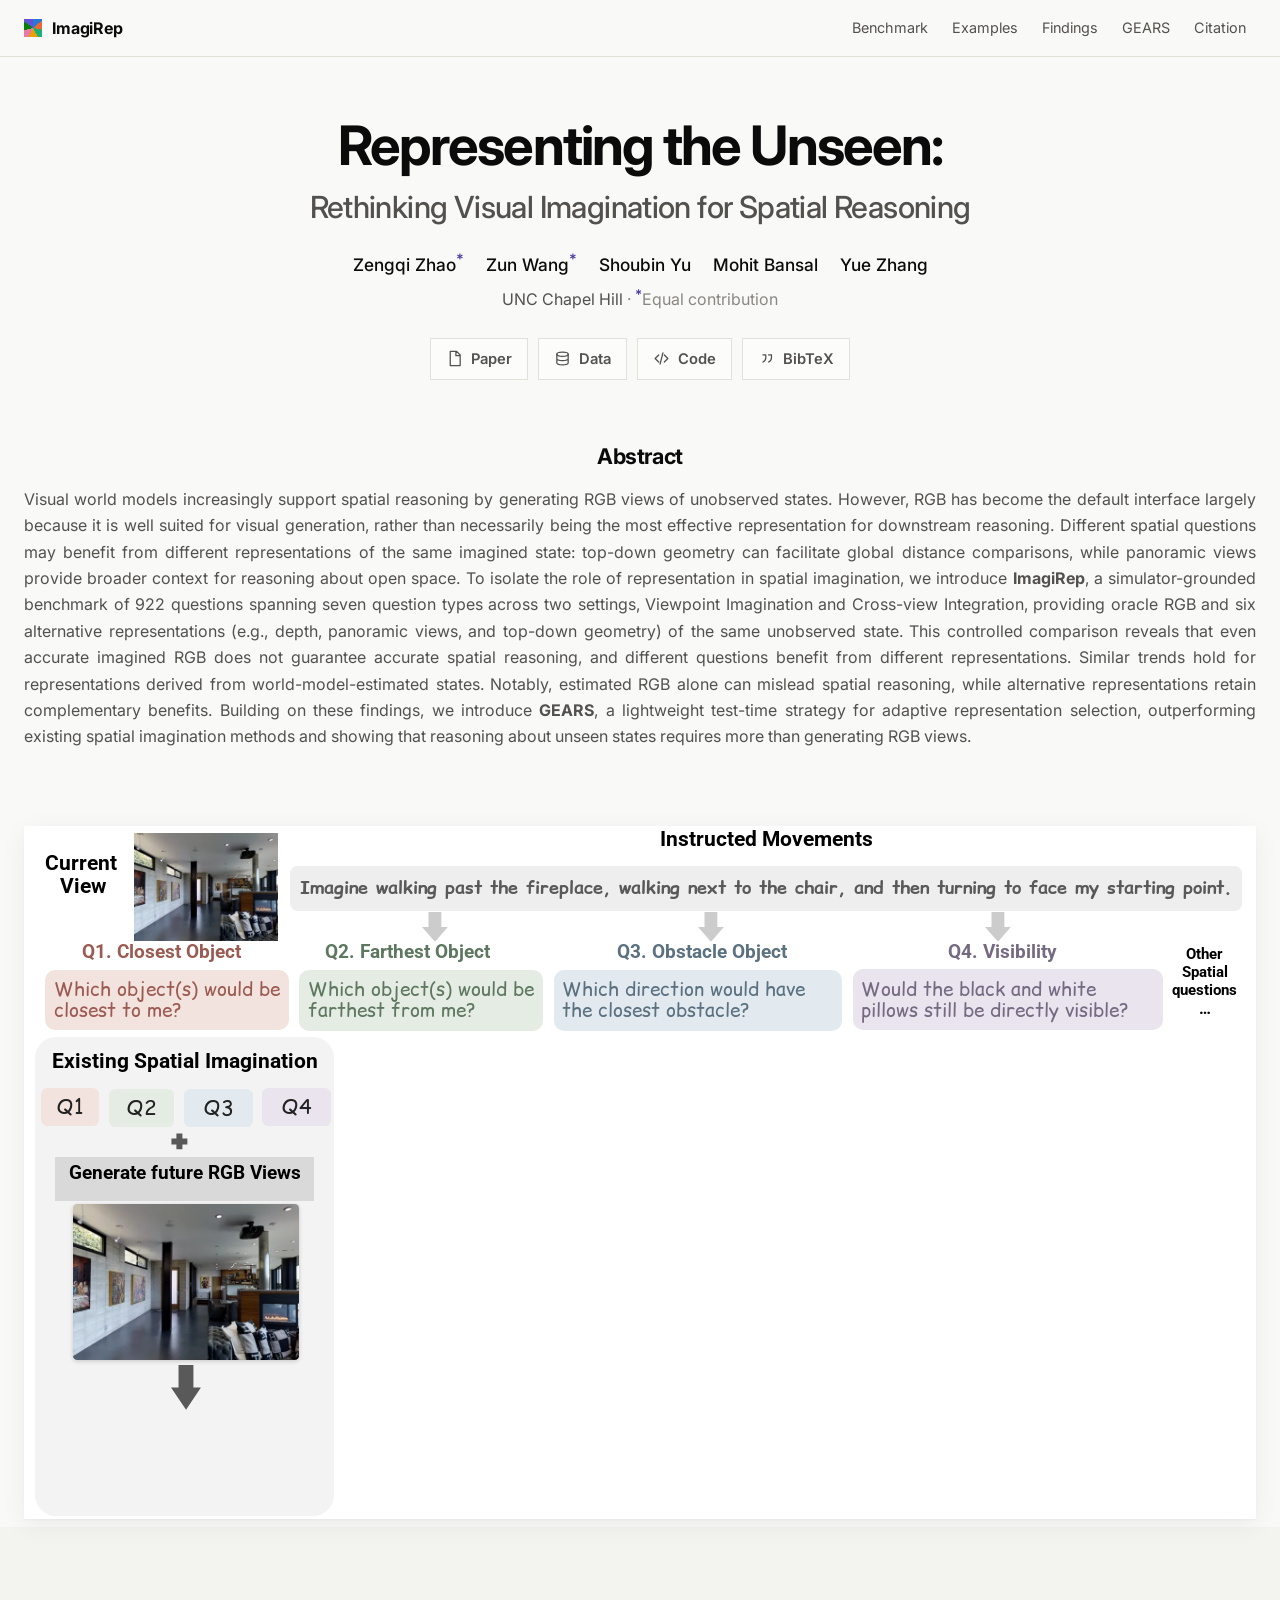
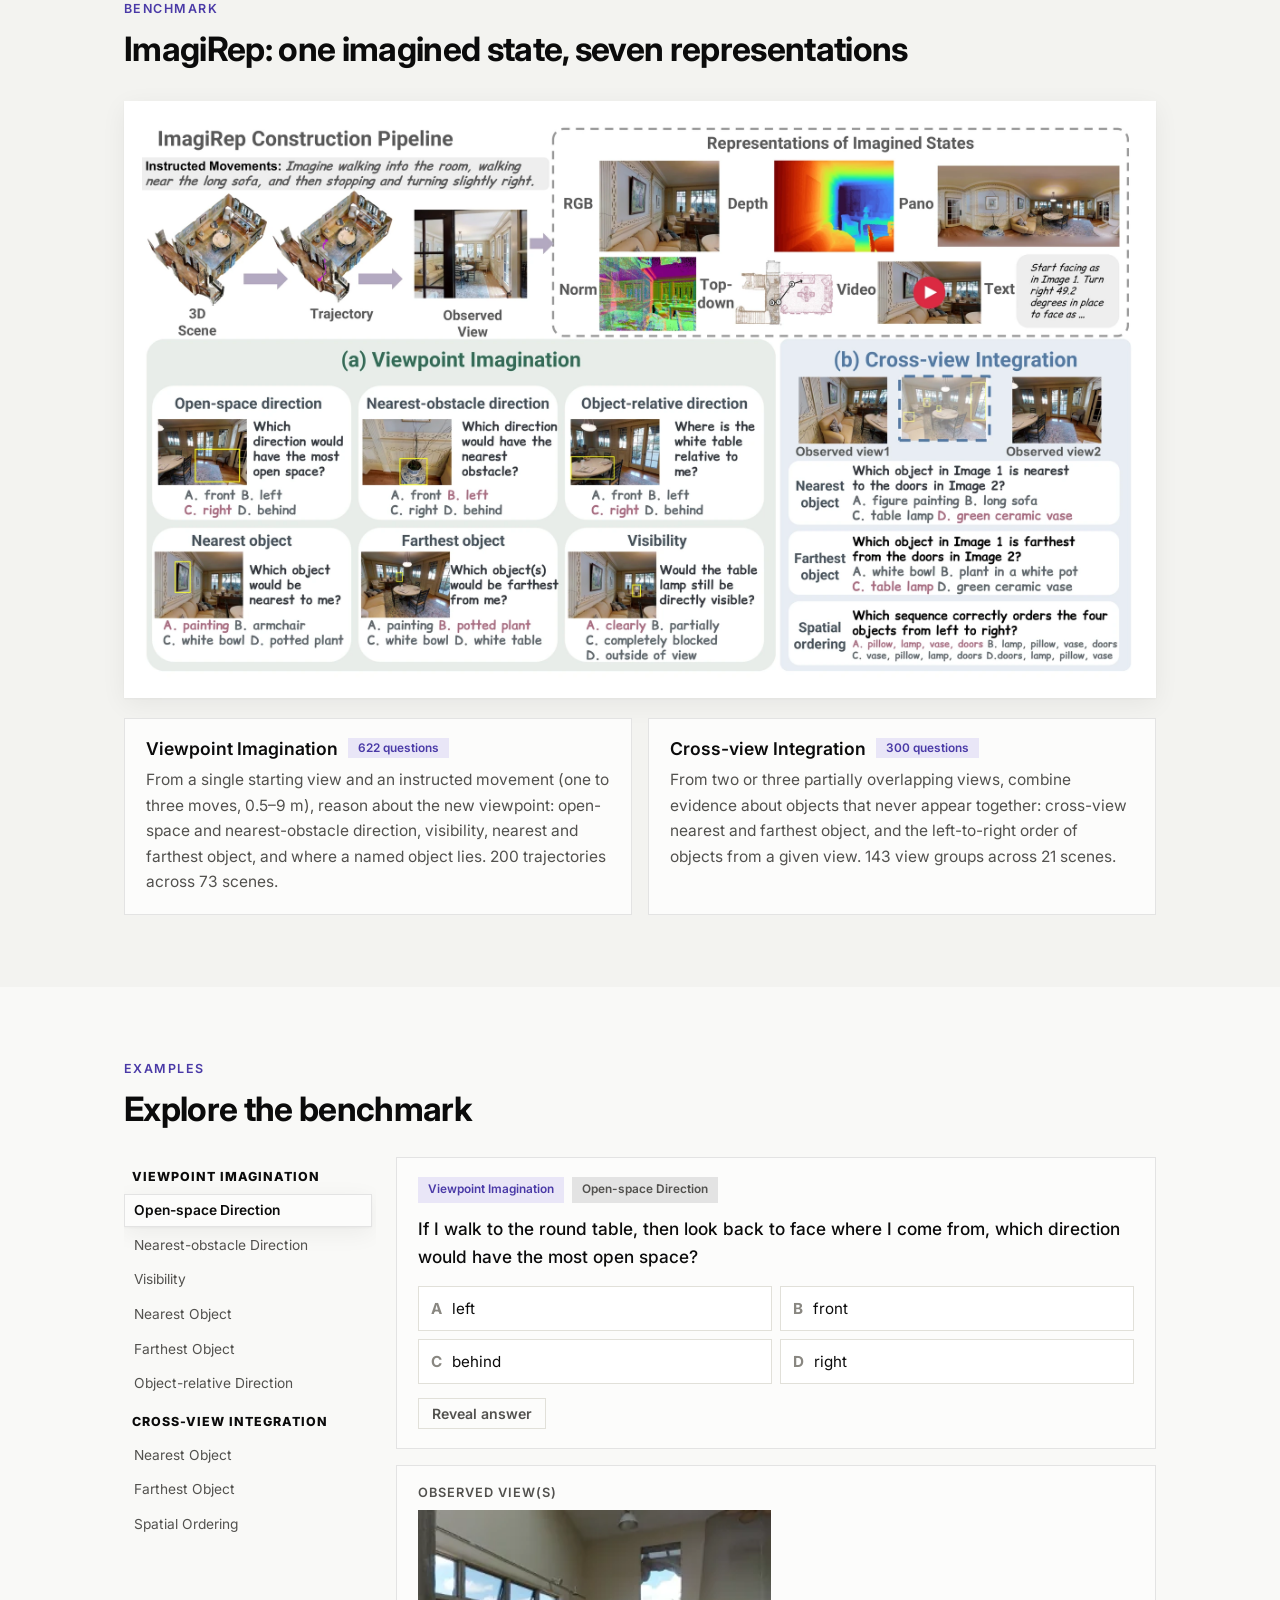
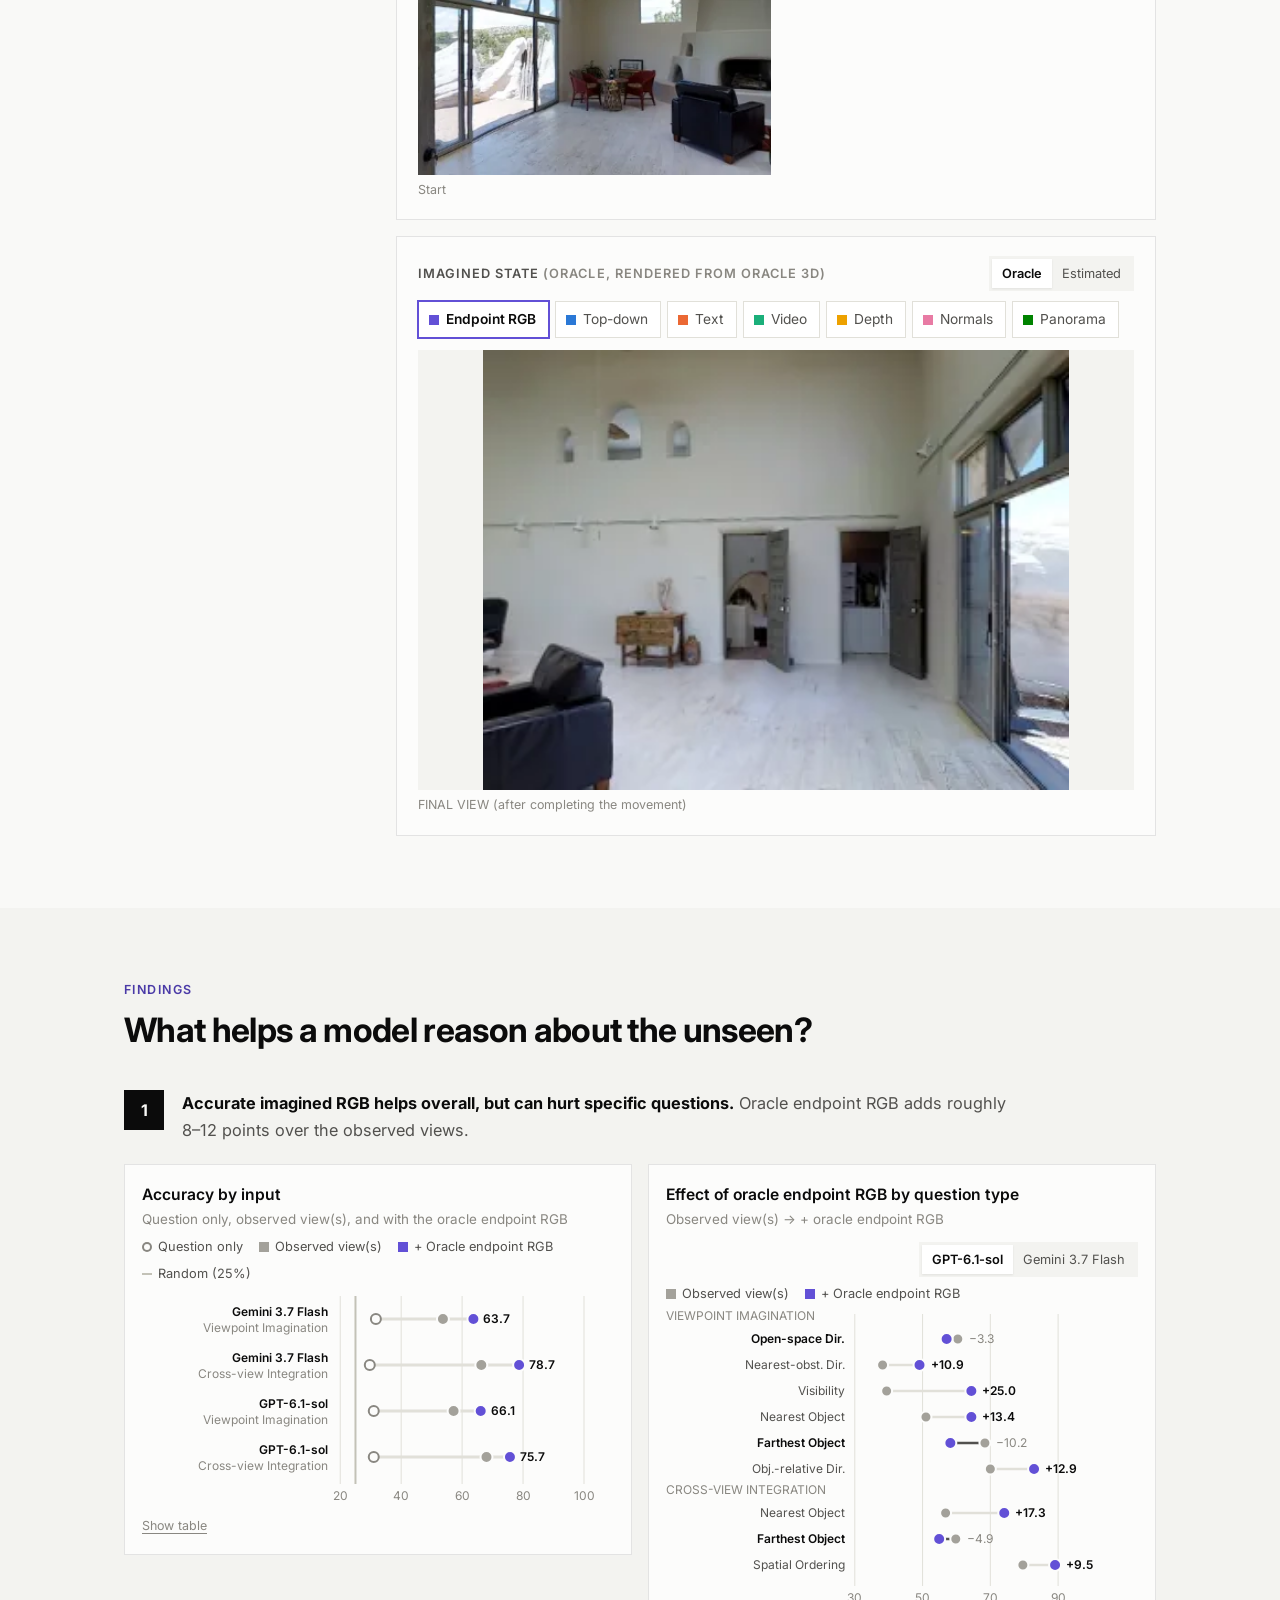
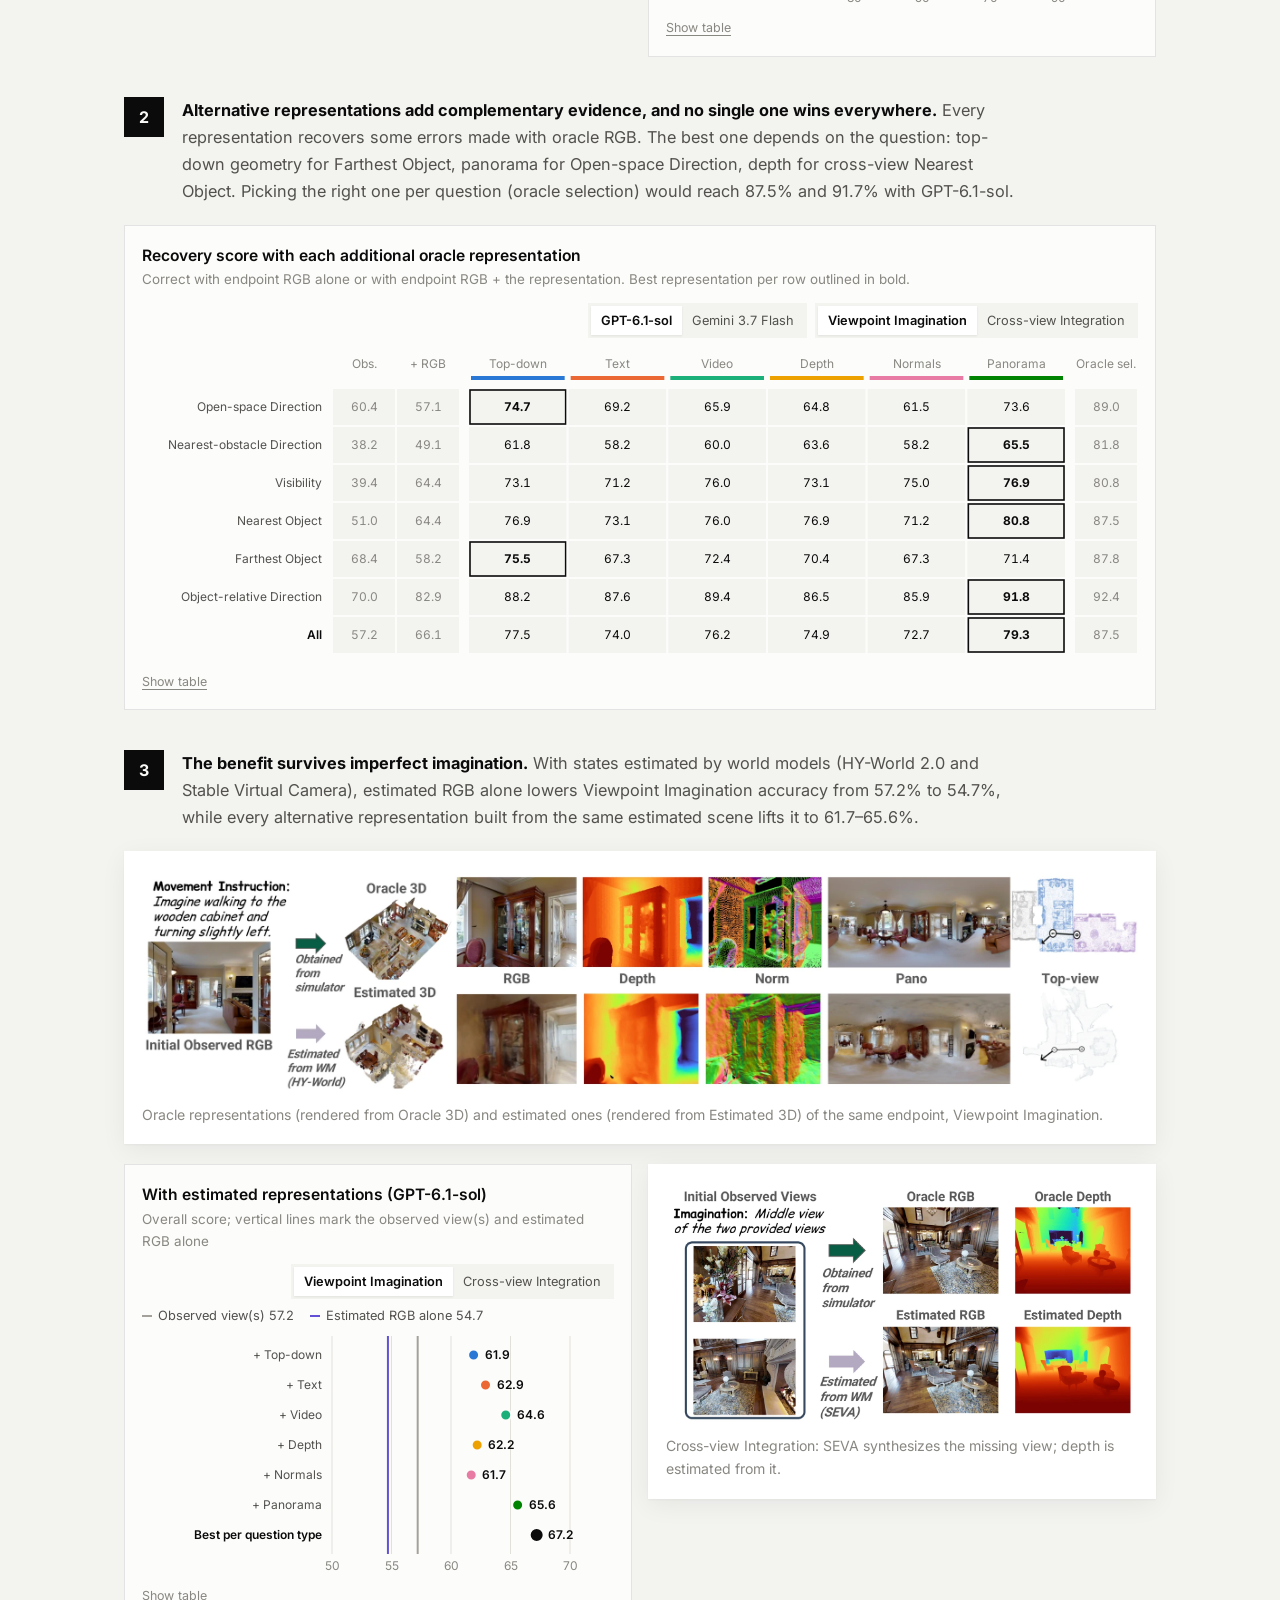
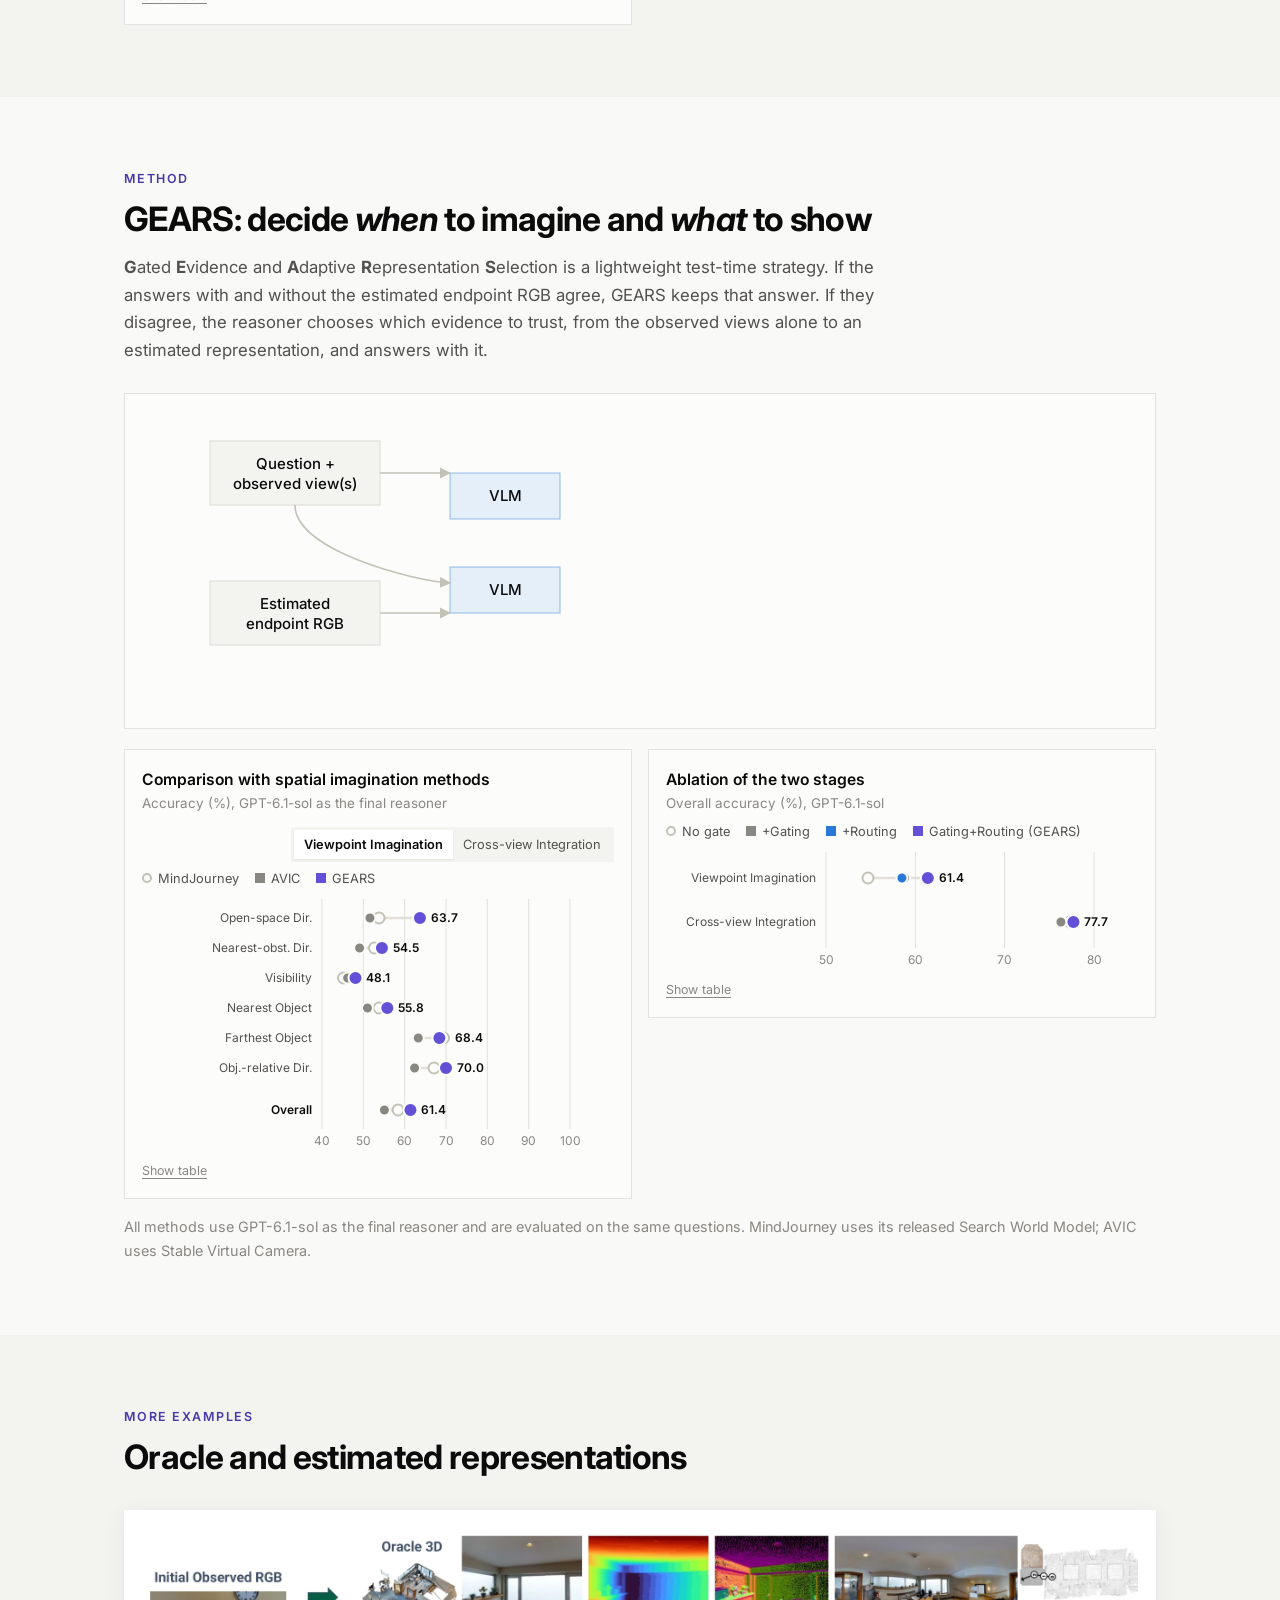
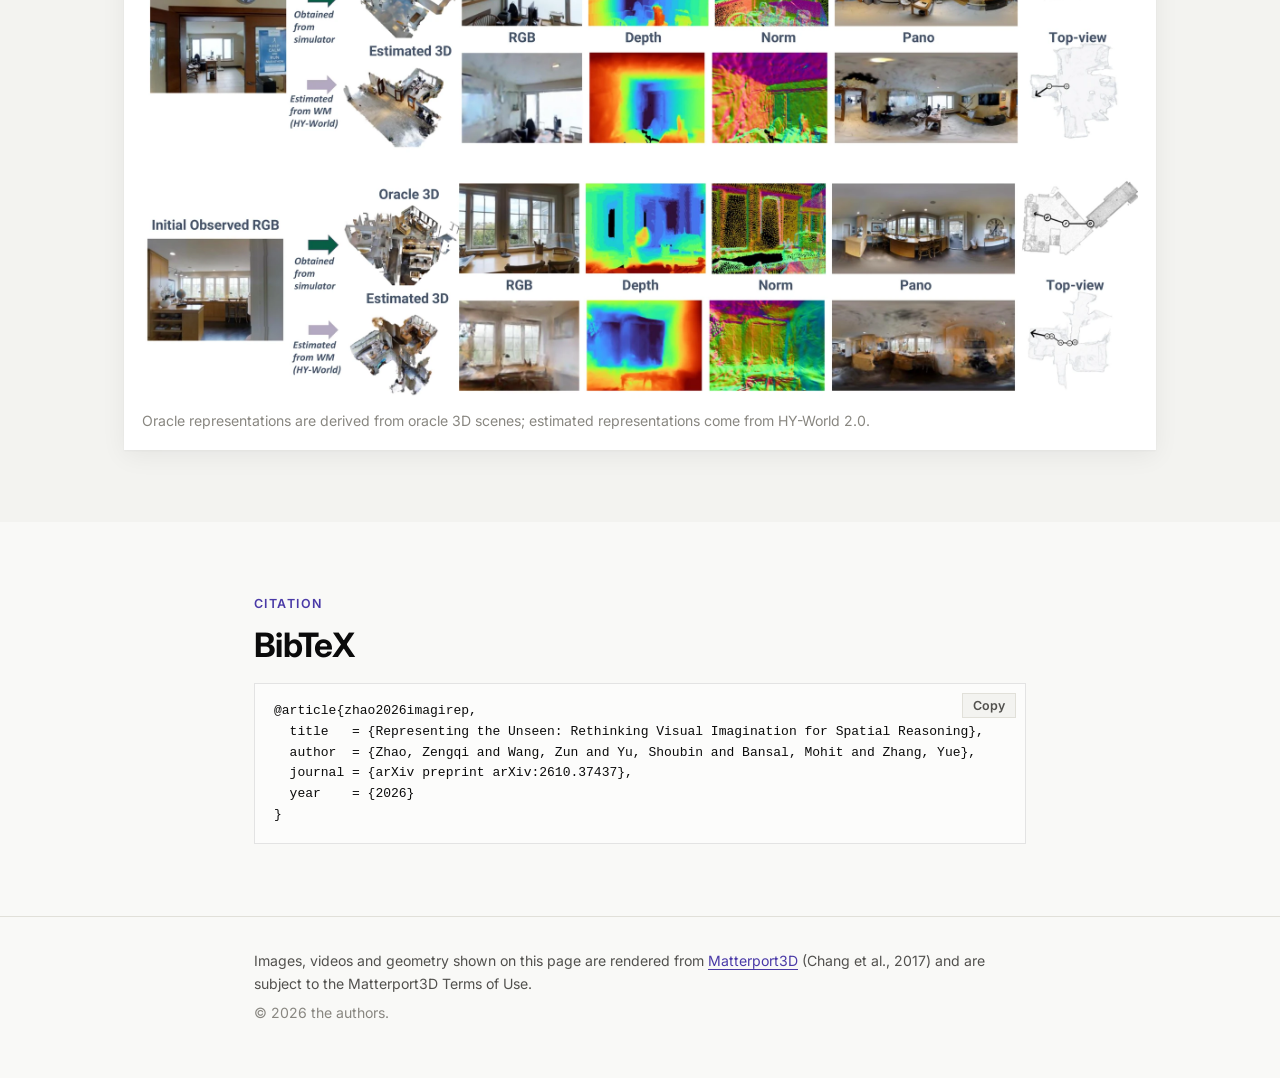
<file: index.html>
<!doctype html>
<html lang="en">
<head>
<meta charset="utf-8">
<meta name="viewport" content="width=device-width, initial-scale=1">
<title>ImagiRep: Representing the Unseen</title>
<meta name="description" content="Representing the Unseen: Rethinking Visual Imagination for Spatial Reasoning. ImagiRep is a controlled benchmark of 922 spatial questions with oracle RGB and six alternative representations of the same unobserved state; GEARS selects imagined evidence at test time.">
<meta property="og:title" content="Representing the Unseen: Rethinking Visual Imagination for Spatial Reasoning">
<meta property="og:description" content="Which representation of an imagined state helps spatial reasoning? ImagiRep benchmark and the GEARS test-time strategy.">
<meta property="og:image" content="https://imagirep.github.io/static/fig/og.jpg">
<meta property="og:url" content="https://imagirep.github.io/">
<meta name="twitter:card" content="summary_large_image">
<link rel="icon" href="static/img/favicon.svg" type="image/svg+xml">
<link rel="preconnect" href="https://fonts.googleapis.com">
<link rel="preconnect" href="https://fonts.gstatic.com" crossorigin>
<link href="https://fonts.googleapis.com/css2?family=Inter:wght@400;500;600;700&family=Roboto:wght@400;500;700&family=Comic+Relief:wght@400;700&display=swap" rel="stylesheet">
<link rel="stylesheet" href="static/css/style.css?v=245e0ba9">
</head>
<body>
<a class="skip" href="#main">Skip to content</a>

<header class="topbar">
  <div class="topbar-inner">
    <a class="brand" href="#top"><span class="brand-mark" aria-hidden="true"></span>ImagiRep</a>
    <nav class="toc" aria-label="Sections">
      <a href="#benchmark">Benchmark</a>
      <a href="#explorer">Examples</a>
      <a href="#findings">Findings</a>
      <a href="#gears">GEARS</a>
      <a href="#citation">Citation</a>
    </nav>
  </div>
</header>

<main id="main">
<section class="hero" id="top">
  <div class="wrap">
    <h1>Representing the Unseen:<br><span>Rethinking Visual Imagination for Spatial Reasoning</span></h1>
    <p class="authors">
      <span>Zengqi Zhao<sup>*</sup></span><span>Zun Wang<sup>*</sup></span><span>Shoubin Yu</span><span>Mohit Bansal</span><span>Yue Zhang</span>
    </p>
    <p class="affil">UNC Chapel Hill <span class="muted">&middot; <sup>*</sup>Equal contribution</span></p>
    <div class="links">
      <a class="btn" href="https://arxiv.org/abs/2610.37437"><svg viewBox="0 0 24 24" aria-hidden="true"><path d="M6 2h9l5 5v15H6z M14 2v6h6"/></svg>Paper</a>
      <a class="btn" href="https://huggingface.co/datasets/Imagirep/ImagiRep"><svg viewBox="0 0 24 24" aria-hidden="true"><ellipse cx="12" cy="6" rx="8" ry="3"/><path d="M4 6v12c0 1.7 3.6 3 8 3s8-1.3 8-3V6 M4 12c0 1.7 3.6 3 8 3s8-1.3 8-3"/></svg>Data</a>
      <a class="btn" href="https://github.com/Imagirep/ImagiRep"><svg viewBox="0 0 24 24" aria-hidden="true"><path d="m8 7-5 5 5 5 M16 7l5 5-5 5 M14 4l-4 16"/></svg>Code</a>
      <a class="btn" href="#citation"><svg viewBox="0 0 24 24" aria-hidden="true"><path d="M7 7h4v4c0 3-2 5-4 6 M15 7h4v4c0 3-2 5-4 6"/></svg>BibTeX</a>
    </div>
  </div>
</section>

<section class="abstract" aria-labelledby="abs-h">
  <div class="wrap wide">
    <h2 id="abs-h">Abstract</h2>
    <p>Visual world models increasingly support spatial reasoning by generating RGB views of unobserved states. However, RGB has become
      the default interface largely because it is well suited for visual generation, rather than necessarily being the most effective
      representation for downstream reasoning. Different spatial questions may benefit from different representations of the same
      imagined state: top-down geometry can facilitate global distance comparisons, while panoramic views provide broader context for
      reasoning about open space. To isolate the role of representation in spatial imagination, we introduce <strong>ImagiRep</strong>,
      a simulator-grounded benchmark of 922 questions spanning seven question types across two settings, Viewpoint Imagination and
      Cross-view Integration, providing oracle RGB and six alternative representations (e.g., depth, panoramic views, and top-down
      geometry) of the same unobserved state. This controlled comparison reveals that even accurate imagined RGB does not guarantee
      accurate spatial reasoning, and different questions benefit from different representations. Similar trends hold for
      representations derived from world-model-estimated states. Notably, estimated RGB alone can mislead spatial reasoning, while
      alternative representations retain complementary benefits. Building on these findings, we introduce <strong>GEARS</strong>, a
      lightweight test-time strategy for adaptive representation selection, outperforming existing spatial imagination methods and
      showing that reasoning about unseen states requires more than generating RGB views.</p>
  </div>
</section>

<section class="teaser-sec" aria-label="Overview figure">
  <div class="wrap wide teaser-wrap">
    <div class="teaser" id="teaser" role="img" aria-label="Teaser: the same imagined 3D state, shown through different representations, answers different spatial questions; generating future RGB views alone does not.">
<div class="tz tz-54" data-step="7" style="left:26.0045%;top:30.4997%;width:72.2408%;height:69.0055%;border-radius:calc(var(--u)*9.23);border:calc(var(--u)*1.50) solid #78909C;"></div>
<div class="tz tz-scene" data-step="7.2" style="left:44.2215%;top:33.5269%;width:35.4094%;height:58.3719%"><img class="tz-scene-still" src="static/teaser/scene_canonical.webp?v=20664ce5" alt="Imagined 3D state of the scene"></div>
<div class="tz tz-55" data-step="3" data-q="q1" style="left:1.7313%;top:20.7255%;width:19.7703%;height:8.7139%;border-radius:calc(var(--u)*5.88);background:#F3E3DE;justify-content:center;"><div class="tz-txt"><p style="text-align:left"><span style="font-size:calc(var(--u)*11);color:#9C5B52;font-family:var(--tz-hand)">Which object(s) would be closest to me?</span></p></div></div>
<div class="tz tz-56" data-step="3" data-q="q4" style="left:67.2625%;top:20.6931%;width:25.1542%;height:8.7139%;border-radius:calc(var(--u)*5.88);background:#E9E4EE;justify-content:center;"><div class="tz-txt"><p style="text-align:left"><span style="font-size:calc(var(--u)*11);color:#766A82;font-family:var(--tz-hand)">Would the black and white pillows still be directly visible?</span></p></div></div>
<div class="tz tz-57" data-step="3" data-q="q2" style="left:22.3426%;top:20.8130%;width:19.7999%;height:8.7139%;border-radius:calc(var(--u)*5.88);background:#E4ECE3;justify-content:center;"><div class="tz-txt"><p style="text-align:left"><span style="font-size:calc(var(--u)*11);color:#5E7860;font-family:var(--tz-hand)">Which object(s) would be farthest from me?</span></p></div></div>
<div class="tz tz-58" data-step="3" data-q="q3" style="left:42.9833%;top:20.8129%;width:23.4383%;height:8.7139%;border-radius:calc(var(--u)*5.88);background:#E2EAF0;justify-content:center;"><div class="tz-txt"><p style="text-align:left"><span style="font-size:calc(var(--u)*11);color:#5B7180;font-family:var(--tz-hand)">Which direction would have the closest obstacle?</span></p></div></div>
<div class="tz tz-59" data-step="4" style="left:0.9162%;top:30.5055%;width:24.2552%;height:69.0055%;border-radius:calc(var(--u)*12.25);background:#F3F3F3;"></div>
<img class="tz tz-60" data-step="1" style="left:8.3112%;top:0.9537%;width:12.9473%;height:15.5743%;" src="static/teaser/60.webp?v=05ad4b64" alt="current view" decoding="async">
<div class="tz tz-61" data-step="4" data-q="q1" style="left:1.3626%;top:37.7853%;width:4.7408%;height:5.4885%;border-radius:calc(var(--u)*3.70);background:#F3E3DE;justify-content:center;"><div class="tz-txt"><p style="text-align:center"><span style="font-size:calc(var(--u)*12);font-family:var(--tz-hand)">Q1</span></p></div></div>
<div class="tz tz-62" data-step="4" data-q="q2" style="left:6.8913%;top:37.8957%;width:5.2887%;height:5.4885%;border-radius:calc(var(--u)*3.70);background:#E4ECE3;justify-content:center;"><div class="tz-txt"><p style="text-align:center"><span style="font-size:calc(var(--u)*12);font-family:var(--tz-hand)">Q2</span></p></div></div>
<div class="tz tz-63" data-step="4" data-q="q3" style="left:12.9679%;top:37.8957%;width:5.5906%;height:5.4885%;border-radius:calc(var(--u)*3.70);background:#E2EAF0;justify-content:center;"><div class="tz-txt"><p style="text-align:center"><span style="font-size:calc(var(--u)*12);font-family:var(--tz-hand)">Q3</span></p></div></div>
<div class="tz tz-64" data-step="4" data-q="q4" style="left:19.3464%;top:37.7853%;width:5.5906%;height:5.4885%;border-radius:calc(var(--u)*3.70);background:#E9E4EE;justify-content:center;"><div class="tz-txt"><p style="text-align:center"><span style="font-size:calc(var(--u)*12);font-family:var(--tz-hand)">Q4</span></p></div></div>
<div class="tz tz-66" data-step="8.0" data-q="q1" style="left:27.0746%;top:38.5246%;width:22.4967%;height:28.1132%;border-radius:calc(var(--u)*18.98);background:#F3E3DE;"></div>
<div class="tz tz-68" data-step="8.6" data-q="q3" style="left:74.2840%;top:37.8959%;width:21.9291%;height:27.4132%;border-radius:calc(var(--u)*12.52);background:#E2EAF0;"></div>
<div class="tz tz-69" data-step="8.3" data-q="q2" style="left:27.4426%;top:68.3711%;width:24.6818%;height:29.8279%;border-radius:calc(var(--u)*20.13);background:#E4ECE3;"></div>
<div class="tz tz-70" data-step="8.9" data-q="q4" style="left:76.0518%;top:67.0934%;width:21.3976%;height:31.1053%;border-radius:calc(var(--u)*14.77);background:#E9E4EE;"></div>
<img class="tz tz-71" data-step="8.0" data-q="q1" style="left:29.6356%;top:43.5436%;width:16.2008%;height:14.4007%;" src="static/teaser/71.webp?v=da2d40f0" alt="" decoding="async">
<div class="tz tz-72" data-step="1" style="left:0.2483%;top:2.8374%;width:9.1142%;height:9.5421%;justify-content:flex-start;"><div class="tz-txt"><p style="text-align:center"><span style="font-size:calc(var(--u)*12);font-weight:700;color:#000000;font-family:var(--tz-sans)">Current </span></p><p style="text-align:center"><span style="font-size:calc(var(--u)*12);font-weight:700;color:#000000;font-family:var(--tz-sans)">View</span></p></div></div>
<div class="tz tz-73" data-step="3" data-q="q1" style="left:1.5950%;top:15.8722%;width:19.1929%;height:4.8586%;justify-content:flex-start;"><div class="tz-txt"><p style="text-align:center"><span style="font-size:calc(var(--u)*11);font-weight:700;color:#9C5B52;font-family:var(--tz-sans)">Q1. Closest Object</span></p></div></div>
<div class="tz tz-74" data-step="3" data-q="q2" style="left:21.5014%;top:15.8722%;width:19.1929%;height:4.8586%;justify-content:flex-start;"><div class="tz-txt"><p style="text-align:center"><span style="font-size:calc(var(--u)*11);font-weight:700;color:#5E7860;font-family:var(--tz-sans)">Q2. Farthest Object</span></p></div></div>
<div class="tz tz-75" data-step="3" data-q="q3" style="left:45.4019%;top:15.8722%;width:19.1929%;height:4.8586%;justify-content:flex-start;"><div class="tz-txt"><p style="text-align:center"><span style="font-size:calc(var(--u)*11);font-weight:700;color:#5B7180;font-family:var(--tz-sans)">Q3. Obstacle Object</span></p></div></div>
<div class="tz tz-76" data-step="3" data-q="q4" style="left:69.8179%;top:15.8722%;width:19.1929%;height:4.8586%;justify-content:flex-start;"><div class="tz-txt"><p style="text-align:center"><span style="font-size:calc(var(--u)*11);font-weight:700;color:#766A82;font-family:var(--tz-sans)">Q4. Visibility</span></p></div></div>
<div class="tz tz-77" data-step="4" style="left:-0.2600%;top:31.4000%;width:26.6076%;height:9.5421%;justify-content:flex-start;"><div class="tz-txt"><p style="text-align:center"><span style="font-size:calc(var(--u)*12);font-weight:700;color:#000000;font-family:var(--tz-sans)">Existing Spatial Imagination</span></p></div></div>
<div class="tz tz-78" data-step="2" style="left:21.5907%;top:5.7796%;width:77.2867%;height:6.4509%;border-radius:calc(var(--u)*4.35);background:#EEEEEE;justify-content:center;"><div class="tz-txt"><p style="text-align:center"><span style="font-size:calc(var(--u)*10.3);font-weight:700;color:#595959;font-family:var(--tz-hand)">Imagine walking past the fireplace, walking next to the chair, and then turning to face my starting point.</span></p></div></div>
<div class="tz tz-79" data-step="8.0" data-q="q1" style="left:27.0079%;top:57.2447%;width:21.9291%;height:8.3990%;justify-content:flex-start;"><div class="tz-txt"><p style="text-align:center"><span style="font-size:calc(var(--u)*11);font-weight:700;color:#9C5B52;font-family:var(--tz-hand)">Q1.</span><span style="font-size:calc(var(--u)*11);color:#9C5B52;font-family:var(--tz-hand)">The </span><span style="font-size:calc(var(--u)*11);font-weight:700;color:#9C5B52;font-family:var(--tz-hand)">closest object</span><span style="font-size:calc(var(--u)*11);color:#9C5B52;font-family:var(--tz-hand)"> is </span></p><p style="text-align:center"><span style="font-size:calc(var(--u)*11);color:#9C5B52;font-family:var(--tz-hand)">the </span><span style="font-size:calc(var(--u)*11);font-weight:700;color:#9C5B52;font-family:var(--tz-hand)">black pillar</span><span style="font-size:calc(var(--u)*11);color:#9C5B52;font-family:var(--tz-hand)">.</span></p></div></div>
<div class="tz tz-80" data-step="8.6" data-q="q3" style="left:76.8488%;top:38.1091%;width:17.6148%;height:4.8586%;justify-content:flex-start;"><div class="tz-txt"><p style="text-align:center"><span style="font-size:calc(var(--u)*11);font-weight:700;color:#5B7180;font-family:var(--tz-sans)">Top-down Geometry</span></p></div></div>
<img class="tz tz-81" data-step="7.2" style="left:59.2285%;top:37.8467%;width:9.4521%;height:9.0864%;" src="static/teaser/81.webp?v=05ad4b64" alt="current view" decoding="async">
<div class="tz tz-82" data-step="7.2" style="left:61.1819%;top:47.8434%;width:2.4311%;height:4.8586%;"><svg viewBox="0 0 17.5 19.7" preserveAspectRatio="none"><path d="M4.4,0 H13.1 V9.8 H17.5 L8.8,19.7 L0,9.8 H4.4 Z" fill="#CCCCCC"/></svg></div>
<div class="tz tz-83" data-step="7.2" style="left:62.1877%;top:45.8500%;width:10.8005%;height:9.5421%;justify-content:flex-start;"><div class="tz-txt"><p style="text-align:center"><span style="font-size:calc(var(--u)*10);font-weight:700;color:#000000;font-family:var(--tz-hand)">Imagined </span></p><p style="text-align:center"><span style="font-size:calc(var(--u)*10);font-weight:700;color:#000000;font-family:var(--tz-hand)">3D State</span></p></div></div>
<div class="tz tz-85" data-step="4" style="left:2.5566%;top:47.7289%;width:20.9744%;height:6.4509%;background:#D9D9D9;justify-content:flex-start;"><div class="tz-txt"><p style="text-align:center"><span style="font-size:calc(var(--u)*11);font-weight:700;color:#000000;font-family:var(--tz-sans)">Generate future RGB Views</span></p></div></div>
<div class="tz tz-98" data-step="8.0" data-q="q1" style="left:28.3760%;top:38.7378%;width:19.1929%;height:4.8586%;justify-content:flex-start;"><div class="tz-txt"><p style="text-align:center"><span style="font-size:calc(var(--u)*11);font-weight:700;color:#9C5B52;font-family:var(--tz-sans)">Pano Image</span></p></div></div>
<div class="tz tz-99" data-step="2" style="left:49.2695%;top:-0.5449%;width:21.9291%;height:7.0691%;justify-content:flex-start;"><div class="tz-txt"><p style="text-align:center"><span style="font-size:calc(var(--u)*12);font-weight:700;color:#000000;font-family:var(--tz-sans)">Instructed Movements</span></p></div></div>
<div class="tz tz-100" data-step="8.0" data-q="q1" style="left:37.6676%;top:46.6254%;width:2.4311%;height:8.7606%;border:calc(var(--u)*1.50) solid #EEFF41;"></div>
<div class="tz tz-101" data-step="8.3" data-q="q2" style="left:30.1870%;top:68.5843%;width:19.1929%;height:4.8586%;justify-content:flex-start;"><div class="tz-txt"><p style="text-align:center"><span style="font-size:calc(var(--u)*11);font-weight:700;color:#5E7860;font-family:var(--tz-sans)">Depth Image</span></p></div></div>
<div class="tz tz-102" data-step="7.2" style="left:51.4745%;top:37.6189%;width:9.1142%;height:9.5421%;justify-content:flex-start;"><div class="tz-txt"><p style="text-align:center"><span style="font-size:calc(var(--u)*10);font-weight:700;color:#000000;font-family:var(--tz-sans)">Current </span></p><p style="text-align:center"><span style="font-size:calc(var(--u)*10);font-weight:700;color:#000000;font-family:var(--tz-sans)">View</span></p></div></div>
<div class="tz tz-103" data-step="9.4" style="left:54.6543%;top:84.4751%;width:21.3976%;height:11.9102%;justify-content:flex-start;"><div class="tz-txt"><p style="text-align:left"><span style="font-size:calc(var(--u)*10);font-weight:700;color:#000000;font-family:var(--tz-hand)">How should the same imagined state be represented for different spatial reasoning tasks?</span></p></div></div>
<div class="tz tz-104" data-step="8.3" data-q="q2" style="left:28.8189%;top:89.5514%;width:21.9291%;height:9.5421%;justify-content:flex-start;"><div class="tz-txt"><p style="text-align:center"><span style="font-size:calc(var(--u)*11);font-weight:700;color:#5E7860;font-family:var(--tz-hand)">Q2.</span><span style="font-size:calc(var(--u)*11);color:#5E7860;font-family:var(--tz-hand)">The </span><span style="font-size:calc(var(--u)*11);font-weight:700;color:#5E7860;font-family:var(--tz-hand)">farthest object</span><span style="font-size:calc(var(--u)*11);color:#5E7860;font-family:var(--tz-hand)"> is the </span><span style="font-size:calc(var(--u)*11);font-weight:700;color:#5E7860;font-family:var(--tz-hand)">gray sofa</span><span style="font-size:calc(var(--u)*11);color:#5E7860;font-family:var(--tz-hand)">.</span><span style="font-size:calc(var(--u)*11);font-weight:700;color:#5B7180;font-family:var(--tz-hand)"> </span><span style="font-size:calc(var(--u)*11);color:#5B7180;font-family:var(--tz-hand)"> </span></p></div></div>
<div class="tz tz-105" data-step="8.6" data-q="q3" style="left:74.5269%;top:56.3660%;width:21.9291%;height:9.5421%;justify-content:flex-start;"><div class="tz-txt"><p style="text-align:center"><span style="font-size:calc(var(--u)*11);font-weight:700;color:#5B7180;font-family:var(--tz-hand)">Q3.</span><span style="font-size:calc(var(--u)*11);color:#5B7180;font-family:var(--tz-hand)">The </span><span style="font-size:calc(var(--u)*11);font-weight:700;color:#5B7180;font-family:var(--tz-hand)">front direction has the closest obstacle</span><span style="font-size:calc(var(--u)*11);font-weight:700;color:#9C5B52;font-family:var(--tz-hand)">.</span><span style="font-size:calc(var(--u)*11);font-weight:700;color:#9C5B52;font-family:var(--tz-hand)"> </span><span style="font-size:calc(var(--u)*11);color:#9C5B52;font-family:var(--tz-hand)"> </span></p></div></div>
<div class="tz tz-106" data-step="8.6" data-q="q3" style="left:79.3310%;top:43.1423%;width:11.7936%;height:13.6400%;overflow:hidden"><img src="static/teaser/106.webp?v=c0b9141c" alt="" decoding="async" style="position:absolute;width:118.040%;height:181.459%;left:-8.040%;top:-9.029%;max-width:none"></div>
<div class="tz tz-109" data-step="8.9" data-q="q4" style="left:76.2176%;top:88.6592%;width:21.9291%;height:9.5421%;justify-content:flex-start;"><div class="tz-txt"><p style="text-align:center"><span style="font-size:calc(var(--u)*11);font-weight:700;color:#766A82;font-family:var(--tz-hand)">Q4.Black and white pillows are still visible.</span><span style="font-size:calc(var(--u)*11);color:#9C5B52;font-family:var(--tz-hand)"> </span></p></div></div>
<div class="tz tz-113" data-step="8.9" data-q="q4" style="left:77.1541%;top:67.3066%;width:19.1929%;height:4.8586%;justify-content:flex-start;"><div class="tz-txt"><p style="text-align:center"><span style="font-size:calc(var(--u)*11);font-weight:700;color:#766A82;font-family:var(--tz-sans)">RGB Image</span></p></div></div>
<div class="tz tz-clip" data-step="8.3" data-q="q2" style="left:31.8056%;top:72.8395%;width:14.4444%;height:16.0494%"><img src="static/teaser/clip_depth_still.webp?v=817e98f9" data-anim="static/teaser/clip_depth.webp?v=471c472d" alt="Depth along the trajectory; the grey sofa is boxed at the end" decoding="async"></div>
<div class="tz tz-115" data-step="8.6" data-q="q3" style="left:84.2149%;top:45.8332%;width:1.6667%;height:2.8638%;border:calc(var(--u)*1.50) solid #EEFF41;"></div>
<div class="tz tz-clip" data-step="8.9" data-q="q4" style="left:79.4444%;top:72.3457%;width:14.4444%;height:16.0494%"><img src="static/teaser/clip_rgb_still.webp?v=d0289b46" data-anim="static/teaser/clip_rgb.webp?v=b432b7a5" alt="RGB along the trajectory; the pillows are boxed at the end" decoding="async"></div>
<img class="tz tz-117" data-step="9.4" style="left:52.1243%;top:88.9959%;width:2.8018%;height:4.9810%;" src="static/teaser/117.webp?v=7de7def4" alt="" decoding="async">
<div class="tz tz-118" data-step="6.7" style="left:2.2833%;top:90.6746%;width:20.9744%;height:11.9102%;justify-content:flex-start;"><div class="tz-txt"><p style="text-align:center"><span style="font-size:calc(var(--u)*10);font-weight:700;color:#000000;font-family:var(--tz-hand)">Spatial Imagination is more than  RGB.</span></p></div></div>
<div class="tz tz-clip" data-step="5" style="left:3.9583%;top:54.5679%;width:18.3333%;height:22.4691%"><img src="static/teaser/clip_rgb_still.webp?v=d0289b46" data-anim="static/teaser/clip_rgb.webp?v=b432b7a5" alt="Generated future RGB views along the trajectory" decoding="async"></div>
<div class="tz tz-121" data-step="4" style="left:11.6243%;top:43.7883%;width:2.0013%;height:3.5579%;"><svg viewBox="0 0 14.4 14.4"><path d="M5.5,2.6 h3.5 v2.9 h2.9 v3.5 h-2.9 v2.9 h-3.5 v-2.9 h-2.9 v-3.5 h2.9 Z" fill="#595959"/></svg></div>
<div class="tz tz-122" data-step="6.2" data-q="q1" style="left:1.3626%;top:84.7922%;width:4.7408%;height:5.4885%;border-radius:calc(var(--u)*3.70);background:#F3E3DE;justify-content:center;"><div class="tz-txt"><p style="text-align:center"><span style="font-size:calc(var(--u)*12);font-family:var(--tz-hand)">Q1</span></p></div></div>
<div class="tz tz-123" data-step="6.3" data-q="q2" style="left:7.0789%;top:84.7922%;width:5.2887%;height:5.4885%;border-radius:calc(var(--u)*3.70);background:#E4ECE3;justify-content:center;"><div class="tz-txt"><p style="text-align:center"><span style="font-size:calc(var(--u)*12);font-family:var(--tz-hand)">Q2</span></p></div></div>
<div class="tz tz-124" data-step="6.4" data-q="q3" style="left:13.1555%;top:84.7922%;width:5.5906%;height:5.4885%;border-radius:calc(var(--u)*3.70);background:#E2EAF0;justify-content:center;"><div class="tz-txt"><p style="text-align:center"><span style="font-size:calc(var(--u)*12);font-family:var(--tz-hand)">Q3</span></p></div></div>
<div class="tz tz-125" data-step="6.5" data-q="q4" style="left:19.3464%;top:84.7922%;width:5.5906%;height:5.4885%;border-radius:calc(var(--u)*3.70);background:#E9E4EE;justify-content:center;"><div class="tz-txt"><p style="text-align:center"><span style="font-size:calc(var(--u)*12);font-family:var(--tz-hand)">Q4</span></p></div></div>
<img class="tz tz-126" data-step="6.2" data-q="q1" style="left:4.2914%;top:83.2725%;width:2.0000%;height:3.5556%;" src="static/teaser/126.webp?v=610a6655" alt="" decoding="async">
<img class="tz tz-127" data-step="6.3" data-q="q2" style="left:10.9840%;top:83.2725%;width:2.0000%;height:3.5556%;" src="static/teaser/127.webp?v=610a6655" alt="" decoding="async">
<img class="tz tz-128" data-step="6.4" data-q="q3" style="left:17.1632%;top:83.2725%;width:2.0000%;height:3.5556%;" src="static/teaser/128.webp?v=610a6655" alt="" decoding="async">
<img class="tz tz-129" data-step="6.5" data-q="q4" style="left:22.9124%;top:83.2725%;width:2.0000%;height:3.5556%;" src="static/teaser/129.webp?v=2dc34a20" alt="" decoding="async">
<div class="tz tz-130" data-step="3" style="left:91.6691%;top:16.2775%;width:8.3301%;height:11.2219%;justify-content:flex-start;"><div class="tz-txt"><p style="text-align:center"><span style="font-size:calc(var(--u)*9);font-weight:700;color:#000000;font-family:var(--tz-sans)">Other Spatial questions</span></p><p style="text-align:center"><span style="font-weight:700;color:#000000;font-family:var(--tz-sans)">…</span></p></div></div>
<div class="tz tz-131" data-step="6" style="left:11.9097%;top:77.7531%;width:2.4311%;height:6.4509%;"><svg viewBox="0 0 17.5 26.1" preserveAspectRatio="none"><path d="M4.4,0 H13.1 V13.1 H17.5 L8.8,26.1 L0,13.1 H4.4 Z" fill="#595959"/></svg></div>
<div class="tz tz-132" data-step="3" data-q="q2" style="left:32.2808%;top:12.3500%;width:2.0987%;height:4.3000%;"><svg viewBox="0 0 17.5 20.2" preserveAspectRatio="none"><path d="M4.4,0 H13.1 V10.1 H17.5 L8.8,20.2 L0,10.1 H4.4 Z" fill="#CCCCCC"/></svg></div>
<div class="tz tz-133" data-step="3" data-q="q3" style="left:54.6817%;top:12.3500%;width:2.0987%;height:4.3000%;"><svg viewBox="0 0 17.5 20.2" preserveAspectRatio="none"><path d="M4.4,0 H13.1 V10.1 H17.5 L8.8,20.2 L0,10.1 H4.4 Z" fill="#CCCCCC"/></svg></div>
<div class="tz tz-134" data-step="3" data-q="q4" style="left:77.9938%;top:12.3500%;width:2.0987%;height:4.3000%;"><svg viewBox="0 0 17.5 20.2" preserveAspectRatio="none"><path d="M4.4,0 H13.1 V10.1 H17.5 L8.8,20.2 L0,10.1 H4.4 Z" fill="#CCCCCC"/></svg></div>
<img class="tz tz-135" data-step="8.0" data-q="q1" style="left:47.5688%;top:38.5233%;width:2.0000%;height:3.5556%;" src="static/teaser/135.webp?v=2dc34a20" alt="" decoding="async">
<img class="tz tz-136" data-step="8.6" data-q="q3" style="left:94.8341%;top:37.1233%;width:2.0000%;height:3.5556%;" src="static/teaser/136.webp?v=2dc34a20" alt="" decoding="async">
<img class="tz tz-137" data-step="8.3" data-q="q2" style="left:50.2956%;top:68.1816%;width:2.0000%;height:3.5556%;" src="static/teaser/137.webp?v=2dc34a20" alt="" decoding="async">
<img class="tz tz-138" data-step="8.9" data-q="q4" style="left:95.4495%;top:66.6666%;width:2.0000%;height:3.5556%;" src="static/teaser/138.webp?v=2dc34a20" alt="" decoding="async">
<div class="tz tz-139" data-step="7" style="left:48.8211%;top:31.3942%;width:26.6076%;height:9.5421%;justify-content:flex-start;"><div class="tz-txt"><p style="text-align:center"><span style="font-size:calc(var(--u)*15);font-weight:700;color:#595959;font-family:var(--tz-sans)">ImagiRep</span></p></div></div>
<svg class="tz-overlay" viewBox="0 0 720 405" aria-hidden="true"><path class="tz-box" data-step="7.85" data-q="q1" d="M455.56,282.83 L463.97,282.83 L463.97,307.89 L455.56,307.89 Z" stroke="#F4CCCC"/><path class="tz-arrow" data-step="7.90" data-q="q1" d="M455.56,295.36 C406.98,295.36 406.98,210.68 358.41,210.68" stroke="#D9BFB8" marker-end="url(#tz-head-q1)"/><defs><marker id="tz-head-q1" viewBox="0 0 10 10" refX="8.5" refY="5" markerWidth="5" markerHeight="5" orient="auto-start-reverse"><path d="M0,0 L10,5 L0,10 z" fill="#D9BFB8"/></marker></defs><path class="tz-box" data-step="8.45" data-q="q3" d="M455.07,281.97 L442.37,273.46 L459.02,248.64 L471.71,257.15 Z" stroke="#6D9EEB"/><path class="tz-arrow" data-step="8.50" data-q="q3" d="M471.71,265.30 C502.53,265.30 502.53,206.77 533.34,206.77" stroke="#78909C" marker-end="url(#tz-head-q3)"/><defs><marker id="tz-head-q3" viewBox="0 0 10 10" refX="8.5" refY="5" markerWidth="5" markerHeight="5" orient="auto-start-reverse"><path d="M0,0 L10,5 L0,10 z" fill="#78909C"/></marker></defs><path class="tz-box" data-step="8.15" data-q="q2" d="M504.45,311.96 L483.54,299.98 L500.83,269.81 L521.74,281.78 Z" stroke="#93C47D"/><path class="tz-arrow" data-step="8.20" data-q="q2" d="M483.54,290.88 C430.17,290.88 430.17,334.89 376.80,334.89" stroke="#5E7860" marker-end="url(#tz-head-q2)"/><defs><marker id="tz-head-q2" viewBox="0 0 10 10" refX="8.5" refY="5" markerWidth="5" markerHeight="5" orient="auto-start-reverse"><path d="M0,0 L10,5 L0,10 z" fill="#5E7860"/></marker></defs><path class="tz-box" data-step="8.75" data-q="q4" d="M497.12,301.96 L487.27,296.11 L501.73,271.78 L511.58,277.64 Z" stroke="#FF00FF"/><path class="tz-arrow" data-step="8.80" data-q="q4" d="M511.58,286.87 C521.58,286.87 521.58,351.98 531.57,351.98 L544.57,351.98" stroke="#766A82" marker-end="url(#tz-head-q4)"/><defs><marker id="tz-head-q4" viewBox="0 0 10 10" refX="8.5" refY="5" markerWidth="5" markerHeight="5" orient="auto-start-reverse"><path d="M0,0 L10,5 L0,10 z" fill="#766A82"/></marker></defs></svg>
</div>
  </div>
</section>

<section id="benchmark" class="band">
  <div class="wrap">
    <p class="eyebrow">Benchmark</p>
    <h2>ImagiRep: one imagined state, seven representations</h2>
    <figure class="fig">
      <img src="static/fig/benchmark.webp?v=c8269cd7" alt="ImagiRep construction pipeline, the seven representations of an imagined state, and example questions for both settings" loading="lazy" width="2200" height="1238">
    </figure>
    <div class="cards two">
      <article class="card">
        <h3>Viewpoint Imagination <span class="pill">622 questions</span></h3>
        <p>From a single starting view and an instructed movement (one to three moves, 0.5&ndash;9&nbsp;m), reason about the new
          viewpoint: open-space and nearest-obstacle direction, visibility, nearest and farthest object, and where a named object lies.
          200 trajectories across 73 scenes.</p>
      </article>
      <article class="card">
        <h3>Cross-view Integration <span class="pill">300 questions</span></h3>
        <p>From two or three partially overlapping views, combine evidence about objects that never appear together: cross-view
          nearest and farthest object, and the left-to-right order of objects from a given view. 143 view groups across 21 scenes.</p>
      </article>
    </div>
  </div>
</section>

<section id="explorer">
  <div class="wrap">
    <p class="eyebrow">Examples</p>
    <h2>Explore the benchmark</h2>
    <div class="explorer" id="ex">
      <div class="ex-picker" role="tablist" aria-label="Example questions" id="ex-picker"></div>
      <div class="ex-main">
        <div class="ex-q">
          <div class="ex-meta"><span class="pill" id="ex-setting"></span><span class="pill soft" id="ex-type"></span></div>
          <p class="ex-question" id="ex-question"></p>
          <div class="ex-options" id="ex-options" aria-label="Answer options"></div>
          <div class="ex-actions"><button class="btn small" type="button" id="ex-reveal">Reveal answer</button><span id="ex-verdict" aria-live="polite"></span></div>
        </div>
        <div class="ex-observed">
          <h4>Observed view(s)</h4>
          <div class="ex-strip" id="ex-observed"></div>
        </div>
        <div class="ex-imagined">
          <div class="ex-imagined-head">
            <h4>Imagined state <span class="muted" id="ex-src-note">(oracle, rendered from Oracle 3D)</span></h4>
            <div class="seg" role="group" aria-label="Oracle or estimated imagined state" id="ex-src"><button type="button" data-src="oracle" aria-pressed="true">Oracle</button><button type="button" data-src="est" aria-pressed="false">Estimated</button></div>
          </div>
          <div class="ex-tabs" role="tablist" aria-label="Representation" id="ex-tabs"></div>
          <div class="ex-panel" id="ex-panel" role="tabpanel"></div>
        </div>
      </div>
    </div>
  </div>
</section>

<section id="findings" class="band">
  <div class="wrap">
    <p class="eyebrow">Findings</p>
    <h2>What helps a model reason about the unseen?</h2>

    <article class="finding" id="f1">
      <div class="finding-head"><span class="fnum">1</span>
        <p><strong>Accurate imagined RGB helps overall, but can hurt specific questions.</strong> Oracle endpoint RGB adds roughly 8&ndash;12
          points over the observed views.</p></div>
      <div class="viz-grid">
        <div class="viz" id="viz-inputs"></div>
        <div class="viz" id="viz-pertype"></div>
      </div>
    </article>

    <article class="finding" id="f2">
      <div class="finding-head"><span class="fnum">2</span>
        <p><strong>Alternative representations add complementary evidence, and no single one wins everywhere.</strong> Every
          representation recovers some errors made with oracle RGB. The best one depends on the question: top-down geometry for
          Farthest Object, panorama for Open-space Direction, depth for cross-view Nearest Object. Picking the right one per question
          (oracle selection) would reach 87.5% and 91.7% with GPT-6.1-sol.</p></div>
      <div class="viz" id="viz-heat"></div>
    </article>

    <article class="finding" id="f3">
      <div class="finding-head"><span class="fnum">3</span>
        <p><strong>The benefit survives imperfect imagination.</strong> With states estimated by world models (HY-World 2.0 and Stable
          Virtual Camera), estimated RGB alone lowers Viewpoint Imagination accuracy from 57.2% to 54.7%, while every alternative
          representation built from the same estimated scene lifts it to 61.7&ndash;65.6%.</p></div>
      <figure class="fig compare" id="cmp">
        <img src="static/fig/vis_obs.webp?v=f3e3d2b0" alt="Oracle versus estimated representations for Viewpoint Imagination" loading="lazy" width="2200" height="494">
        <figcaption>Oracle representations (rendered from Oracle 3D) and estimated ones (rendered from Estimated 3D) of the
          same endpoint, Viewpoint Imagination.</figcaption>
      </figure>
      <div class="viz-grid">
        <div class="viz" id="viz-est"></div>
        <figure class="fig small">
          <img src="static/fig/cross_estimation.webp?v=45604ffb" alt="Oracle versus estimated RGB and depth for Cross-view Integration" loading="lazy" width="1400" height="719">
          <figcaption>Cross-view Integration: SEVA synthesizes the missing view; depth is estimated from it.</figcaption>
        </figure>
      </div>
    </article>
  </div>
</section>

<section id="gears">
  <div class="wrap">
    <p class="eyebrow">Method</p>
    <h2>GEARS: decide <em>when</em> to imagine and <em>what</em> to show</h2>
    <p class="intro"><strong>G</strong>ated <strong>E</strong>vidence and <strong>A</strong>daptive <strong>R</strong>epresentation
      <strong>S</strong>election is a lightweight test-time strategy. If the answers with and without the estimated endpoint RGB agree,
      GEARS keeps that answer. If they disagree, the reasoner chooses which evidence to trust, from the observed views alone to an
      estimated representation, and answers with it.</p>
    <div class="flow" id="flow" aria-label="GEARS pipeline">
      <svg viewBox="0 0 880 300" role="img" aria-labelledby="flow-t">
        <title id="flow-t">GEARS: two answers are compared; if they agree the answer is returned, otherwise evidence routing selects a representation and the model answers again.</title>
        <defs><marker id="fa" viewBox="0 0 10 10" refX="9" refY="5" markerWidth="7" markerHeight="7" orient="auto-start-reverse"><path d="M0,0 L10,5 L0,10 z"/></marker></defs>
        <g class="fn in" data-k="1"><rect x="10" y="30" width="170" height="64"/><text x="95" y="58">Question +</text><text x="95" y="78">observed view(s)</text></g>
        <g class="fn in" data-k="1"><rect x="10" y="170" width="170" height="64"/><text x="95" y="198">Estimated</text><text x="95" y="218">endpoint RGB</text></g>
        <g class="fn vlm" data-k="2"><rect x="250" y="62" width="110" height="46"/><text x="305" y="90">VLM</text></g>
        <g class="fn vlm" data-k="2"><rect x="250" y="156" width="110" height="46"/><text x="305" y="184">VLM</text></g>
        <g class="fn gate" data-k="3"><path d="M480,62 L548,132 L480,202 L412,132 Z"/><text x="480" y="127">Answers</text><text x="480" y="145">agree?</text></g>
        <g class="fn route" data-k="4"><rect x="415" y="236" width="140" height="52"/><text x="485" y="267">Evidence routing</text></g>
        <g class="fn route" data-k="5"><rect x="600" y="236" width="140" height="52"/><text x="670" y="258">Selected</text><text x="670" y="276">representation</text></g>
        <g class="fn vlm" data-k="6"><rect x="615" y="146" width="110" height="46"/><text x="670" y="174">VLM</text></g>
        <g class="fn out" data-k="7"><rect x="610" y="20" width="160" height="56"/><text x="690" y="53">Final answer</text></g>
        <g class="fe">
          <path data-k="2" d="M180,62 H250"/><path data-k="2" d="M180,90 C215,90 215,85 250,85" class="faint"/>
          <path data-k="2" d="M180,202 H250"/><path data-k="2" d="M95,94 C95,140 215,170 250,172"/>
          <path data-k="3" d="M360,85 C390,85 400,110 420,124"/><path data-k="3" d="M360,179 C390,179 400,150 420,140"/>
          <path data-k="7" d="M480,62 V48 H610" class="yes"/>
          <path data-k="4" d="M480,202 V236" class="no"/>
          <path data-k="5" d="M555,262 H600"/>
          <path data-k="6" d="M670,236 V192"/>
          <path data-k="7" d="M690,146 V76"/>
        </g>
        <text class="flabel yes" data-k="7" x="520" y="40">Yes</text>
        <text class="flabel no" data-k="4" x="492" y="224">No</text>
      </svg>
    </div>
    <div class="viz-grid">
      <div class="viz" id="viz-methods"></div>
      <div class="viz" id="viz-ablation"></div>
    </div>
    <p class="note">All methods use GPT-6.1-sol as the final reasoner and are evaluated on the same questions. MindJourney uses its released
      Search World Model; AVIC uses Stable Virtual Camera.</p>
  </div>
</section>

<section id="more" class="band">
  <div class="wrap">
    <p class="eyebrow">More examples</p>
    <h2>Oracle and estimated representations</h2>
    <figure class="fig">
      <img src="static/fig/vis_more2.webp?v=f076c7d6" alt="More examples of oracle and estimated spatial representations" loading="lazy" width="2200" height="1042">
      <figcaption>Oracle representations are derived from oracle 3D scenes; estimated representations come from HY-World 2.0.</figcaption>
    </figure>
  </div>
</section>

<section id="citation">
  <div class="wrap narrow">
    <p class="eyebrow">Citation</p>
    <h2>BibTeX</h2>
    <div class="bib"><button class="copy" type="button" aria-label="Copy BibTeX">Copy</button><pre><code id="bibtex">@article{zhao2026imagirep,
  title   = {Representing the Unseen: Rethinking Visual Imagination for Spatial Reasoning},
  author  = {Zhao, Zengqi and Wang, Zun and Yu, Shoubin and Bansal, Mohit and Zhang, Yue},
  journal = {arXiv preprint arXiv:2610.37437},
  year    = {2026}
}</code></pre></div>
  </div>
</section>
</main>

<footer class="footer">
  <div class="wrap narrow">
    <p>Images, videos and geometry shown on this page are rendered from <a href="https://niessner.github.io/Matterport/">Matterport3D</a>
      (Chang et al., 2017) and are subject to the Matterport3D Terms of Use.</p>
    <p class="muted">&copy; 2026 the authors.</p>
  </div>
</footer>

<div class="tooltip" id="tooltip" role="tooltip" hidden></div>
<script>window.RESULTS = {"_note":"Numbers from the paper tables (arXiv version). Scores with an added representation are recovery scores: a question counts as correct if it is answered correctly with endpoint RGB alone or with endpoint RGB plus that representation. Oracle selection: correct with endpoint RGB or with any of the six representations.","types":{"vi":["Open-space Direction","Nearest-obstacle Direction","Visibility","Nearest Object","Farthest Object","Object-relative Direction","All"],"cv":["Nearest Object","Farthest Object","Spatial Ordering","All"]},"counts":{"vi":[91,55,104,104,98,170,622],"cv":[81,82,137,300]},"reps":["topdown","text","video","depth","normals","panorama"],"input_conditions":{"columns":["Random","Question only","Observed view(s)","+ Oracle endpoint RGB"],"rows":{"Gemini 3.7 Flash \u00b7 Viewpoint Imagination":[25.0,31.7,53.7,63.7],"Gemini 3.7 Flash \u00b7 Cross-view Integration":[25.0,29.7,66.3,78.7],"GPT-6.1-sol \u00b7 Viewpoint Imagination":[25.0,31.0,57.2,66.1],"GPT-6.1-sol \u00b7 Cross-view Integration":[25.0,31.0,68.0,75.7]}},"oracle":{"columns":["observed","rgb","topdown","text","video","depth","normals","panorama","oracle_selection"],"gpt":{"vi":[[60.4,57.1,74.7,69.2,65.9,64.8,61.5,73.6,89.0],[38.2,49.1,61.8,58.2,60.0,63.6,58.2,65.5,81.8],[39.4,64.4,73.1,71.2,76.0,73.1,75.0,76.9,80.8],[51.0,64.4,76.9,73.1,76.0,76.9,71.2,80.8,87.5],[68.4,58.2,75.5,67.3,72.4,70.4,67.3,71.4,87.8],[70.0,82.9,88.2,87.6,89.4,86.5,85.9,91.8,92.4],[57.2,66.1,77.5,74.0,76.2,74.9,72.7,79.3,87.5]],"cv":[[56.8,74.1,79.0,79.0,77.8,84.0,80.2,76.5,87.7],[59.8,54.9,70.7,67.1,69.5,69.5,59.8,64.6,85.4],[79.6,89.1,92.0,95.6,94.2,94.2,92.7,95.6,97.8],[68.0,75.7,82.7,83.3,83.0,84.7,80.3,82.0,91.7]]},"gemini":{"vi":[[52.7,58.2,67.0,63.7,63.7,69.2,63.7,74.7,85.7],[36.4,45.5,61.8,54.5,56.4,52.7,52.7,56.4,74.5],[32.7,49.0,57.7,57.7,55.8,56.7,51.9,55.8,69.2],[51.9,65.4,75.0,70.2,68.3,71.2,69.2,70.2,80.8],[66.3,65.3,75.5,68.4,69.4,73.5,69.4,71.4,80.6],[66.5,79.4,86.5,84.1,87.6,84.1,82.9,87.1,93.5],[53.7,63.7,73.0,69.3,69.9,70.7,67.8,72.0,82.5]],"cv":[[60.5,75.3,80.2,80.2,80.2,81.5,79.0,80.2,84.0],[59.8,62.2,73.2,65.9,72.0,68.3,68.3,69.5,79.3],[73.7,90.5,94.9,95.6,96.4,94.9,95.6,93.4,97.8],[66.3,78.7,85.0,83.3,85.3,84.0,83.7,83.3,89.0]]}},"estimated":{"vi_columns":["observed","rgb","topdown","text","video","depth","normals","panorama","per_type_best"],"vi":[[60.4,52.7,63.7,60.4,62.6,57.1,57.1,70.3,70.3],[38.2,45.5,56.4,54.5,61.8,54.5,52.7,60.0,61.8],[39.4,47.1,50.0,51.9,54.8,52.9,52.9,56.7,56.7],[51.0,49.0,57.7,56.7,59.6,61.5,58.7,59.6,61.5],[68.4,53.1,62.2,69.4,70.4,66.3,67.3,63.3,70.4],[70.0,67.6,72.4,73.5,72.4,71.2,71.2,75.3,75.3],[57.2,54.7,61.9,62.9,64.6,62.2,61.7,65.6,67.2]],"cv_columns":["observed","rgb","depth"],"cv":[[56.8,74.1,79.0],[59.8,54.9,65.9],[79.6,89.8,93.4],[68.0,76.0,82.0]]},"methods":{"columns":["MindJourney","AVIC","GEARS"],"vi":[[53.8,51.6,63.7],[52.7,49.1,54.5],[45.2,46.2,48.1],[53.8,51.0,55.8],[69.4,63.3,68.4],[67.1,62.4,70.0],[58.4,55.1,61.4]],"cv":[[61.7,59.3,74.1],[62.2,51.2,61.0],[81.8,85.4,89.8],[71.0,69.0,77.7]]},"ablation":{"columns":["No gate","+Gating","+Routing","Gating+Routing"],"vi":[54.7,58.8,58.5,61.4],"cv":[77.3,76.3,77.7,77.7]}};
window.EXAMPLES = {"rule":"one question per question type in each setting, drawn uniformly at random (seed 2026)","examples":[{"uid":"FO-0076-Q1","setting":"Viewpoint Imagination","type":"Open-space Direction","category":"open_space_direction","question":"If I walk to the round table, then look back to face where I come from, which direction would have the most open space?","options":{"A":"left","B":"front","C":"behind","D":"right"},"gold":"B","observed":[{"label":"Start","src":"static/img/ex/d864cc06d96dbbf4.webp"}],"endpoint":[{"label":"FINAL VIEW (after completing the movement)","src":"static/img/ex/6b9c3acc6b55d4a1.webp"}],"reps":{"topdown":{"title":"ADDITIONAL TOP-DOWN MAP","caption":"Numbered markers show the start (0) and successive movement positions. Lines show the path; the final arrow shows the final facing direction. Use this map together with the START and FINAL VIEW RGB images.","src":["static/img/ex/08e7aaff06bc8ccb.webp"]},"text":{"title":"ADDITIONAL TEXT TRAJECTORY","text":"The description gives the movement and camera turns from start to final state. Turns are relative to the current view, and view tilt is relative to level. Use it together with the START and FINAL VIEW RGB images.\nBegin at the position and viewing direction shown in the starting image. Use that starting direction as 0°. All left and right turns below are relative to your current view.\n\nYour initial view is level.\n\nStep 1: Raise your view by 0.1° so it is 0.1° above level. Move forward 3.23 m to the next position, keeping that viewing direction during the movement. After arriving, turn right 12.1° in place.\n\nStep 2: Keep your current viewing direction. Move forward 2.88 m to the next position, keeping that viewing direction during the movement. After arriving, turn around 180.0° in place and lower your view by 0.1° so it is level.\n\nStop here. You have traveled 6.10 m in total across 2 movement segment(s). You are now facing 167.9° to the left of your starting direction, with your view level."},"video":{"title":"ADDITIONAL TRAJECTORY VIDEO","caption":"The video shows the movement from start to the final state, including camera turns. Translation uses discrete connectivity hops. Use it together with the START and FINAL VIEW RGB images.","src":["static/video/ex/46d846b165a5fa41.mp4"]},"depth":{"title":"ENDPOINT DEPTH MAP (same camera pose and field of view as FINAL VIEW)","caption":"Colors encode camera-forward distance (z-depth), not object color. Red/orange is nearer, green is intermediate, and blue/purple is farther; black means missing depth, not a nearby surface. This image's color scale runs from 2.120 m (near/red) to 8.095 m (far/purple), with values outside this range clipped. Combine this map with START and FINAL VIEW RGB to reason about the final state.","src":["static/img/ex/6e92ca0920bdbaaf.webp"]},"surface_normals":{"title":"ENDPOINT SURFACE NORMAL MAP (same camera pose and field of view as FINAL VIEW)","caption":"Colors encode surface orientation, not object color or distance. RGB channels encode normal components along camera-right (R), camera-up (G), and camera-forward (B): 0 = -1, about 128 = 0, and 255 = +1. Higher R/G/B means a stronger rightward/upward/forward component; a surface facing the camera has low B. Black means missing geometry. Combine this map with START and FINAL VIEW RGB to reason about the final state.","src":["static/img/ex/adc6341f99ac823d.webp"]},"panorama":{"title":"ENDPOINT PANORAMA (360-degree RGB at the FINAL VIEW position)","caption":"The panorama is centered on the final camera's facing direction. At mid-height, the center is forward, one-quarter of the width is left, three-quarters is right, and the two joined edges are behind. Top/bottom look up/down; colors are natural RGB, not geometric labels. This is one position, not a sequence of movement frames. Combine it with START and FINAL VIEW RGB to reason about the final state.","src":["static/img/ex/98d61c40927177f7.webp"]}},"est":{"rgb":{"src":["static/img/ex/est_bd23b862e91c.webp"]},"topdown":{"src":["static/img/ex/est_c6446d27ef56.webp"]},"text":{"text":"The description gives the movement and camera turns from start to final state. Turns are relative to the current view; the final facing direction is stated relative to the starting direction. Use it together with the START and FINAL VIEW RGB images.\nBegin at the position and viewing direction shown in the starting image. Use that starting direction as 0°. All left and right turns below are relative to your current view.\n\nYour initial view is level.\n\nStep 1: Keep your current viewing direction. Move forward 4.10 m to the next position, keeping that viewing direction during the movement. After arriving, turn left 0.2° in place.\n\nStop here. You have traveled 4.10 m in total across 1 movement segment(s). You are now facing 0.2° to the left of your starting direction, with your view level."},"video":{"src":["static/video/ex/est_5c15cb5266b6.mp4"]},"depth":{"src":["static/img/ex/est_a114af4b31f0.webp"]},"surface_normals":{"src":["static/img/ex/est_d2c9bc75b710.webp"]},"panorama":{"src":["static/img/ex/est_1efe6351a152.webp"]}}},{"uid":"FOB2-0184-Q2","setting":"Viewpoint Imagination","type":"Nearest-obstacle Direction","category":"nearest_obstacle_direction","question":"If I walk to the round table and face the way I go, which direction would have the closest obstacle, besides the round table?","options":{"A":"left","B":"front","C":"behind","D":"right"},"gold":"B","observed":[{"label":"Start","src":"static/img/ex/d620f29ced986fbd.webp"}],"endpoint":[{"label":"FINAL VIEW (after completing the movement)","src":"static/img/ex/de259fc13aa8e099.webp"}],"reps":{"topdown":{"title":"ADDITIONAL TOP-DOWN MAP","caption":"Numbered markers show the start (0) and successive movement positions. Lines show the path; the final arrow shows the final facing direction. Use this map together with the START and FINAL VIEW RGB images.","src":["static/img/ex/f016f97733d5b356.webp"]},"text":{"title":"ADDITIONAL TEXT TRAJECTORY","text":"The description gives the movement and camera turns from start to final state. Turns are relative to the current view, and view tilt is relative to level. Use it together with the START and FINAL VIEW RGB images.\nBegin at the position and viewing direction shown in the starting image. Use that starting direction as 0°. All left and right turns below are relative to your current view.\n\nYour initial view is level.\n\nStep 1: Lower your view by 0.2° so it is 0.2° below level. Move forward 3.19 m to the next position, keeping that viewing direction during the movement. After arriving, turn right 75.6° in place and raise your view by 0.2° so it is level.\n\nStep 2: Raise your view by 0.4° so it is 0.4° above level. Move forward 1.46 m to the next position, keeping that viewing direction during the movement. After arriving, turn left 38.8° in place and lower your view by 0.4° so it is level.\n\nStop here. You have traveled 4.65 m in total across 2 movement segment(s). You are now facing 36.8° to the right of your starting direction, with your view level."},"video":{"title":"ADDITIONAL TRAJECTORY VIDEO","caption":"The video shows the movement from start to the final state, including camera turns. Translation uses discrete connectivity hops. Use it together with the START and FINAL VIEW RGB images.","src":["static/video/ex/3874d31904cb6d72.mp4"]},"depth":{"title":"ENDPOINT DEPTH MAP (same camera pose and field of view as FINAL VIEW)","caption":"Colors encode camera-forward distance (z-depth), not object color. Red/orange is nearer, green is intermediate, and blue/purple is farther; black means missing depth, not a nearby surface. This image's color scale runs from 1.092 m (near/red) to 8.160 m (far/purple), with values outside this range clipped. Combine this map with START and FINAL VIEW RGB to reason about the final state.","src":["static/img/ex/94062c7954b1fe89.webp"]},"surface_normals":{"title":"ENDPOINT SURFACE NORMAL MAP (same camera pose and field of view as FINAL VIEW)","caption":"Colors encode surface orientation, not object color or distance. RGB channels encode normal components along camera-right (R), camera-up (G), and camera-forward (B): 0 = -1, about 128 = 0, and 255 = +1. Higher R/G/B means a stronger rightward/upward/forward component; a surface facing the camera has low B. Black means missing geometry. Combine this map with START and FINAL VIEW RGB to reason about the final state.","src":["static/img/ex/948832a5267ef717.webp"]},"panorama":{"title":"ENDPOINT PANORAMA (360-degree RGB at the FINAL VIEW position)","caption":"The panorama is centered on the final camera's facing direction. At mid-height, the center is forward, one-quarter of the width is left, three-quarters is right, and the two joined edges are behind. Top/bottom look up/down; colors are natural RGB, not geometric labels. This is one position, not a sequence of movement frames. Combine it with START and FINAL VIEW RGB to reason about the final state.","src":["static/img/ex/1e799d19e57ba875.webp"]}},"est":{"rgb":{"src":["static/img/ex/est_885d308bfa45.webp"]},"topdown":{"src":["static/img/ex/est_99e1991323d4.webp"]},"text":{"text":"The description gives the movement and camera turns from start to final state. Turns are relative to the current view; the final facing direction is stated relative to the starting direction. Use it together with the START and FINAL VIEW RGB images.\nBegin at the position and viewing direction shown in the starting image. Use that starting direction as 0°. All left and right turns below are relative to your current view.\n\nYour initial view is level.\n\nStep 1: Turn right 32.7° in place. Move forward 1.80 m to the next position, keeping that viewing direction during the movement. After arriving, turn left 32.7° in place.\n\nStep 2: Keep your current viewing direction. Move forward 1.93 m to the next position, keeping that viewing direction during the movement. After arriving, turn right 15.7° in place.\n\nStop here. You have traveled 3.73 m in total across 2 movement segment(s). You are now facing 15.7° to the right of your starting direction, with your view level."},"video":{"src":["static/video/ex/est_1d18319f8d1f.mp4"]},"depth":{"src":["static/img/ex/est_f54899040728.webp"]},"surface_normals":{"src":["static/img/ex/est_2ca87b47d1f9.webp"]},"panorama":{"src":["static/img/ex/est_0715b3675679.webp"]}}},{"uid":"FO-0038-Q3","setting":"Viewpoint Imagination","type":"Visibility","category":"visibility","question":"If I walk through the doorway ahead and turn around, would the white potted plant still be directly visible?","options":{"A":"completely blocked","B":"outside of view","C":"partially visible","D":"clearly visible"},"gold":"B","observed":[{"label":"Start","src":"static/img/ex/eb7d3b6d99edebd0.webp"}],"endpoint":[{"label":"FINAL VIEW (after completing the movement)","src":"static/img/ex/6b79770932efe3b4.webp"}],"reps":{"topdown":{"title":"ADDITIONAL TOP-DOWN MAP","caption":"Numbered markers show the start (0) and successive movement positions. Lines show the path; the final arrow shows the final facing direction. Use this map together with the START and FINAL VIEW RGB images.","src":["static/img/ex/6e9a07ec13195bd5.webp"]},"text":{"title":"ADDITIONAL TEXT TRAJECTORY","text":"The description gives the movement and camera turns from start to final state. Turns are relative to the current view, and view tilt is relative to level. Use it together with the START and FINAL VIEW RGB images.\nBegin at the position and viewing direction shown in the starting image. Use that starting direction as 0°. All left and right turns below are relative to your current view.\n\nYour initial view is level.\n\nStep 1: Lower your view by 0.3° so it is 0.3° below level. Move forward 2.69 m to the next position, keeping that viewing direction during the movement. After arriving, turn right 15.4° in place and raise your view by 0.5° so it is 0.2° above level.\n\nStep 2: Keep your current viewing direction. Move forward 2.37 m to the next position, keeping that viewing direction during the movement. After arriving, turn around 180.0° in place and lower your view by 0.2° so it is level.\n\nStop here. You have traveled 5.06 m in total across 2 movement segment(s). You are now facing 164.6° to the left of your starting direction, with your view level."},"video":{"title":"ADDITIONAL TRAJECTORY VIDEO","caption":"The video shows the movement from start to the final state, including camera turns. Translation uses discrete connectivity hops. Use it together with the START and FINAL VIEW RGB images.","src":["static/video/ex/c04d52fd2e552acf.mp4"]},"depth":{"title":"ENDPOINT DEPTH MAP (same camera pose and field of view as FINAL VIEW)","caption":"Colors encode camera-forward distance (z-depth), not object color. Red/orange is nearer, green is intermediate, and blue/purple is farther; black means missing depth, not a nearby surface. This image's color scale runs from 1.092 m (near/red) to 6.939 m (far/purple), with values outside this range clipped. Combine this map with START and FINAL VIEW RGB to reason about the final state.","src":["static/img/ex/5ba5910f357ee0b1.webp"]},"surface_normals":{"title":"ENDPOINT SURFACE NORMAL MAP (same camera pose and field of view as FINAL VIEW)","caption":"Colors encode surface orientation, not object color or distance. RGB channels encode normal components along camera-right (R), camera-up (G), and camera-forward (B): 0 = -1, about 128 = 0, and 255 = +1. Higher R/G/B means a stronger rightward/upward/forward component; a surface facing the camera has low B. Black means missing geometry. Combine this map with START and FINAL VIEW RGB to reason about the final state.","src":["static/img/ex/7f2f674077f46761.webp"]},"panorama":{"title":"ENDPOINT PANORAMA (360-degree RGB at the FINAL VIEW position)","caption":"The panorama is centered on the final camera's facing direction. At mid-height, the center is forward, one-quarter of the width is left, three-quarters is right, and the two joined edges are behind. Top/bottom look up/down; colors are natural RGB, not geometric labels. This is one position, not a sequence of movement frames. Combine it with START and FINAL VIEW RGB to reason about the final state.","src":["static/img/ex/918840dab99f7c90.webp"]}},"est":{"rgb":{"src":["static/img/ex/est_64b1d4951155.webp"]},"topdown":{"src":["static/img/ex/est_214c03f251fc.webp"]},"text":{"text":"The description gives the movement and camera turns from start to final state. Turns are relative to the current view; the final facing direction is stated relative to the starting direction. Use it together with the START and FINAL VIEW RGB images.\nBegin at the position and viewing direction shown in the starting image. Use that starting direction as 0°. All left and right turns below are relative to your current view.\n\nYour initial view is level.\n\nStep 1: Turn left 6.4° in place. Move forward 3.79 m to the next position, keeping that viewing direction during the movement. After arriving, turn right 51.4° in place.\n\nStep 2: Keep your current viewing direction. Move forward 1.05 m to the next position, keeping that viewing direction during the movement. After arriving, keep facing the same direction.\n\nStep 3: Keep your current viewing direction. Move forward 0.12 m to the next position, keeping that viewing direction during the movement. After arriving, keep facing the same direction.\n\nStep 4: Keep your current viewing direction. Move forward 0.29 m to the next position, keeping that viewing direction during the movement. After arriving, turn right 142.2° in place.\n\nStop here. You have traveled 5.25 m in total across 4 movement segment(s). You are now facing 172.8° to the left of your starting direction, with your view level."},"video":{"src":["static/video/ex/est_da410badd23d.mp4"]},"depth":{"src":["static/img/ex/est_f77de9181937.webp"]},"surface_normals":{"src":["static/img/ex/est_4630347f7528.webp"]},"panorama":{"src":["static/img/ex/est_c908ef8a85f6.webp"]}}},{"uid":"FOB3-0182-Q4","setting":"Viewpoint Imagination","type":"Nearest Object","category":"nearest_object","question":"If I walk to the bed and face the direction I go, which object(s) would be closest to me?","options":{"A":"round table","B":"lamp","C":"wooden stool","D":"white chairs"},"gold":"D","observed":[{"label":"Start","src":"static/img/ex/0b58c052c84ce9dc.webp"}],"endpoint":[{"label":"FINAL VIEW (after completing the movement)","src":"static/img/ex/2b278804574f2977.webp"}],"reps":{"topdown":{"title":"ADDITIONAL TOP-DOWN MAP","caption":"Numbered markers show the start (0) and successive movement positions. Lines show the path; the final arrow shows the final facing direction. Use this map together with the START and FINAL VIEW RGB images.","src":["static/img/ex/738bb6d01f93d7ad.webp"]},"text":{"title":"ADDITIONAL TEXT TRAJECTORY","text":"The description gives the movement and camera turns from start to final state. Turns are relative to the current view, and view tilt is relative to level. Use it together with the START and FINAL VIEW RGB images.\nBegin at the position and viewing direction shown in the starting image. Use that starting direction as 0°. All left and right turns below are relative to your current view.\n\nYour initial view is level.\n\nStep 1: Raise your view by 0.2° so it is 0.2° above level. Move forward 3.44 m to the next position, keeping that viewing direction during the movement. After arriving, turn left 46.2° in place and lower your view by 0.2° so it is level.\n\nStep 2: Lower your view by 0.1° so it is 0.1° below level. Move forward 2.03 m to the next position, keeping that viewing direction during the movement. After arriving, turn right 39.4° in place and raise your view by 0.1° so it is level.\n\nStop here. You have traveled 5.48 m in total across 2 movement segment(s). You are now facing 6.8° to the left of your starting direction, with your view level."},"video":{"title":"ADDITIONAL TRAJECTORY VIDEO","caption":"The video shows the movement from start to the final state, including camera turns. Translation uses discrete connectivity hops. Use it together with the START and FINAL VIEW RGB images.","src":["static/video/ex/262979b5516693ae.mp4"]},"depth":{"title":"ENDPOINT DEPTH MAP (same camera pose and field of view as FINAL VIEW)","caption":"Colors encode camera-forward distance (z-depth), not object color. Red/orange is nearer, green is intermediate, and blue/purple is farther; black means missing depth, not a nearby surface. This image's color scale runs from 1.028 m (near/red) to 5.204 m (far/purple), with values outside this range clipped. Combine this map with START and FINAL VIEW RGB to reason about the final state.","src":["static/img/ex/04ba376be557bf03.webp"]},"surface_normals":{"title":"ENDPOINT SURFACE NORMAL MAP (same camera pose and field of view as FINAL VIEW)","caption":"Colors encode surface orientation, not object color or distance. RGB channels encode normal components along camera-right (R), camera-up (G), and camera-forward (B): 0 = -1, about 128 = 0, and 255 = +1. Higher R/G/B means a stronger rightward/upward/forward component; a surface facing the camera has low B. Black means missing geometry. Combine this map with START and FINAL VIEW RGB to reason about the final state.","src":["static/img/ex/b5b4a74180dbfeb7.webp"]},"panorama":{"title":"ENDPOINT PANORAMA (360-degree RGB at the FINAL VIEW position)","caption":"The panorama is centered on the final camera's facing direction. At mid-height, the center is forward, one-quarter of the width is left, three-quarters is right, and the two joined edges are behind. Top/bottom look up/down; colors are natural RGB, not geometric labels. This is one position, not a sequence of movement frames. Combine it with START and FINAL VIEW RGB to reason about the final state.","src":["static/img/ex/9ad7d892fdb3b766.webp"]}},"est":{"rgb":{"src":["static/img/ex/est_940a297d6a02.webp"]},"topdown":{"src":["static/img/ex/est_84024c79128b.webp"]},"text":{"text":"The description gives the movement and camera turns from start to final state. Turns are relative to the current view; the final facing direction is stated relative to the starting direction. Use it together with the START and FINAL VIEW RGB images.\nBegin at the position and viewing direction shown in the starting image. Use that starting direction as 0°. All left and right turns below are relative to your current view.\n\nYour initial view is level.\n\nStep 1: Turn right 3.6° in place. Move forward 2.79 m to the next position, keeping that viewing direction during the movement. After arriving, turn left 38.6° in place.\n\nStep 2: Keep your current viewing direction. Move forward 1.70 m to the next position, keeping that viewing direction during the movement. After arriving, turn right 35.0° in place.\n\nStep 3: Keep your current viewing direction. Move forward 0.07 m to the next position, keeping that viewing direction during the movement. After arriving, turn left 10.7° in place.\n\nStop here. You have traveled 4.57 m in total across 3 movement segment(s). You are now facing 10.7° to the left of your starting direction, with your view level."},"video":{"src":["static/video/ex/est_8a9a73c289cd.mp4"]},"depth":{"src":["static/img/ex/est_5149a92eda95.webp"]},"surface_normals":{"src":["static/img/ex/est_90728f724b0e.webp"]},"panorama":{"src":["static/img/ex/est_e3e9ef0a84a3.webp"]}}},{"uid":"FOB3-0146-Q5","setting":"Viewpoint Imagination","type":"Farthest Object","category":"farthest_object","question":"If I slightly turn left and walk near the left side of the dining table, facing the direction I go, which object(s) would be farthest from me?","options":{"A":"decorative stone","B":"cabinet","C":"blue and yellow painting","D":"decorative cup"},"gold":"A","observed":[{"label":"Start","src":"static/img/ex/b773731e9ee9d7bb.webp"}],"endpoint":[{"label":"FINAL VIEW (after completing the movement)","src":"static/img/ex/6cce7d111b2da661.webp"}],"reps":{"topdown":{"title":"ADDITIONAL TOP-DOWN MAP","caption":"Numbered markers show the start (0) and successive movement positions. Lines show the path; the final arrow shows the final facing direction. Use this map together with the START and FINAL VIEW RGB images.","src":["static/img/ex/423420739064d51f.webp"]},"text":{"title":"ADDITIONAL TEXT TRAJECTORY","text":"The description gives the movement and camera turns from start to final state. Turns are relative to the current view, and view tilt is relative to level. Use it together with the START and FINAL VIEW RGB images.\nBegin at the position and viewing direction shown in the starting image. Use that starting direction as 0°. All left and right turns below are relative to your current view.\n\nYour initial view is level.\n\nStep 1: Lower your view by 0.9° so it is 0.9° below level. Move forward 1.85 m to the next position, keeping that viewing direction during the movement. After arriving, turn left 50.6° in place and raise your view by 0.9° so it is level.\n\nStep 2: Raise your view by 0.1° so it is 0.1° above level. Move forward 3.31 m to the next position, keeping that viewing direction during the movement. After arriving, turn right 37.6° in place and lower your view by 0.1° so it is level.\n\nStop here. You have traveled 5.16 m in total across 2 movement segment(s). You are now facing 13.1° to the left of your starting direction, with your view level."},"video":{"title":"ADDITIONAL TRAJECTORY VIDEO","caption":"The video shows the movement from start to the final state, including camera turns. Translation uses discrete connectivity hops. Use it together with the START and FINAL VIEW RGB images.","src":["static/video/ex/ba49dc33b3b2b712.mp4"]},"depth":{"title":"ENDPOINT DEPTH MAP (same camera pose and field of view as FINAL VIEW)","caption":"Colors encode camera-forward distance (z-depth), not object color. Red/orange is nearer, green is intermediate, and blue/purple is farther; black means missing depth, not a nearby surface. This image's color scale runs from 1.285 m (near/red) to 7.582 m (far/purple), with values outside this range clipped. Combine this map with START and FINAL VIEW RGB to reason about the final state.","src":["static/img/ex/3cd00bfe75965b96.webp"]},"surface_normals":{"title":"ENDPOINT SURFACE NORMAL MAP (same camera pose and field of view as FINAL VIEW)","caption":"Colors encode surface orientation, not object color or distance. RGB channels encode normal components along camera-right (R), camera-up (G), and camera-forward (B): 0 = -1, about 128 = 0, and 255 = +1. Higher R/G/B means a stronger rightward/upward/forward component; a surface facing the camera has low B. Black means missing geometry. Combine this map with START and FINAL VIEW RGB to reason about the final state.","src":["static/img/ex/f7bbe5eae234d17e.webp"]},"panorama":{"title":"ENDPOINT PANORAMA (360-degree RGB at the FINAL VIEW position)","caption":"The panorama is centered on the final camera's facing direction. At mid-height, the center is forward, one-quarter of the width is left, three-quarters is right, and the two joined edges are behind. Top/bottom look up/down; colors are natural RGB, not geometric labels. This is one position, not a sequence of movement frames. Combine it with START and FINAL VIEW RGB to reason about the final state.","src":["static/img/ex/ca926ecc46cde621.webp"]}},"est":{"rgb":{"src":["static/img/ex/est_1cad215d120c.webp"]},"topdown":{"src":["static/img/ex/est_c8c8c2f43313.webp"]},"text":{"text":"The description gives the movement and camera turns from start to final state. Turns are relative to the current view; the final facing direction is stated relative to the starting direction. Use it together with the START and FINAL VIEW RGB images.\nBegin at the position and viewing direction shown in the starting image. Use that starting direction as 0°. All left and right turns below are relative to your current view.\n\nYour initial view is level.\n\nStep 1: Turn left 8.9° in place. Move forward 2.67 m to the next position, keeping that viewing direction during the movement. After arriving, keep facing the same direction.\n\nStop here. You have traveled 2.67 m in total across 1 movement segment(s). You are now facing 8.9° to the left of your starting direction, with your view level."},"video":{"src":["static/video/ex/est_968c4da7ec31.mp4"]},"depth":{"src":["static/img/ex/est_6bbebf71a211.webp"]},"surface_normals":{"src":["static/img/ex/est_f2abcc89d59d.webp"]},"panorama":{"src":["static/img/ex/est_cb8783fd1b0e.webp"]}}},{"uid":"FOB4-0157-Q6","setting":"Viewpoint Imagination","type":"Object-relative Direction","category":"object_relative_direction","question":"If I walk forward, walk past the counter by its right side, then turn around, where are the ovens relative to me?","options":{"A":"right","B":"front","C":"behind","D":"left"},"gold":"A","observed":[{"label":"Start","src":"static/img/ex/585b85dc8cde203c.webp"}],"endpoint":[{"label":"FINAL VIEW (after completing the movement)","src":"static/img/ex/58e298ee3beab201.webp"}],"reps":{"topdown":{"title":"ADDITIONAL TOP-DOWN MAP","caption":"Numbered markers show the start (0) and successive movement positions. Lines show the path; the final arrow shows the final facing direction. Use this map together with the START and FINAL VIEW RGB images.","src":["static/img/ex/b13d35276b2e88fd.webp"]},"text":{"title":"ADDITIONAL TEXT TRAJECTORY","text":"The description gives the movement and camera turns from start to final state. Turns are relative to the current view, and view tilt is relative to level. Use it together with the START and FINAL VIEW RGB images.\nBegin at the position and viewing direction shown in the starting image. Use that starting direction as 0°. All left and right turns below are relative to your current view.\n\nYour initial view is level.\n\nStep 1: Lower your view by 2.1° so it is 2.1° below level. Move forward 3.53 m to the next position, keeping that viewing direction during the movement. After arriving, turn right 92.0° in place and raise your view by 2.4° so it is 0.4° above level.\n\nStep 2: Keep your current viewing direction. Move forward 4.25 m to the next position, keeping that viewing direction during the movement. After arriving, turn around 180.0° in place and lower your view by 0.4° so it is level.\n\nStop here. You have traveled 7.78 m in total across 2 movement segment(s). You are now facing 88.0° to the left of your starting direction, with your view level."},"video":{"title":"ADDITIONAL TRAJECTORY VIDEO","caption":"The video shows the movement from start to the final state, including camera turns. Translation uses discrete connectivity hops. Use it together with the START and FINAL VIEW RGB images.","src":["static/video/ex/48425ecbd7edf636.mp4"]},"depth":{"title":"ENDPOINT DEPTH MAP (same camera pose and field of view as FINAL VIEW)","caption":"Colors encode camera-forward distance (z-depth), not object color. Red/orange is nearer, green is intermediate, and blue/purple is farther; black means missing depth, not a nearby surface. This image's color scale runs from 0.835 m (near/red) to 8.610 m (far/purple), with values outside this range clipped. Combine this map with START and FINAL VIEW RGB to reason about the final state.","src":["static/img/ex/a3d4d639f38a2903.webp"]},"surface_normals":{"title":"ENDPOINT SURFACE NORMAL MAP (same camera pose and field of view as FINAL VIEW)","caption":"Colors encode surface orientation, not object color or distance. RGB channels encode normal components along camera-right (R), camera-up (G), and camera-forward (B): 0 = -1, about 128 = 0, and 255 = +1. Higher R/G/B means a stronger rightward/upward/forward component; a surface facing the camera has low B. Black means missing geometry. Combine this map with START and FINAL VIEW RGB to reason about the final state.","src":["static/img/ex/862ba63fc578a878.webp"]},"panorama":{"title":"ENDPOINT PANORAMA (360-degree RGB at the FINAL VIEW position)","caption":"The panorama is centered on the final camera's facing direction. At mid-height, the center is forward, one-quarter of the width is left, three-quarters is right, and the two joined edges are behind. Top/bottom look up/down; colors are natural RGB, not geometric labels. This is one position, not a sequence of movement frames. Combine it with START and FINAL VIEW RGB to reason about the final state.","src":["static/img/ex/44e2dc4b3392543c.webp"]}},"est":{"rgb":{"src":["static/img/ex/est_e6dda825011b.webp"]},"topdown":{"src":["static/img/ex/est_5249f2eccbf1.webp"]},"text":{"text":"The description gives the movement and camera turns from start to final state. Turns are relative to the current view; the final facing direction is stated relative to the starting direction. Use it together with the START and FINAL VIEW RGB images.\nBegin at the position and viewing direction shown in the starting image. Use that starting direction as 0°. All left and right turns below are relative to your current view.\n\nYour initial view is level.\n\nStep 1: Keep your current viewing direction. Move forward 1.70 m to the next position, keeping that viewing direction during the movement. After arriving, turn right 29.0° in place.\n\nStep 2: Keep your current viewing direction. Move forward 2.03 m to the next position, keeping that viewing direction during the movement. After arriving, turn around 180.0° in place.\n\nStop here. You have traveled 3.73 m in total across 2 movement segment(s). You are now facing 151.0° to the left of your starting direction, with your view level."},"video":{"src":["static/video/ex/est_d8dd568c5725.mp4"]},"depth":{"src":["static/img/ex/est_f8838b41382d.webp"]},"surface_normals":{"src":["static/img/ex/est_ccdbb0eb6c3d.webp"]},"panorama":{"src":["static/img/ex/est_7e7c07da132c.webp"]}}},{"uid":"ready100__MVC-091-Q1","setting":"Cross-view Integration","type":"Nearest Object","category":"cross_view_closest","question":"Which object in Image 1 is closest to fireplace in Image 2?","options":{"A":"painting","B":"microwave","C":"tv","D":"flowers in white vase"},"gold":"D","observed":[{"label":"Image 1","src":"static/img/ex/edc7c0aeb431d138.webp"},{"label":"Image 2","src":"static/img/ex/674b88e0a5a26918.webp"}],"endpoint":[{"label":"Oracle RGB","src":"static/img/ex/bc30b7ed048bff34.webp"}],"reps":{"topdown":{"title":"ADDITIONAL TOP-DOWN MAP","caption":"The circle marks the camera position of the numbered images. Arrows labeled View 1, View 2 (and View 3) show the facing directions of Image 1, Image 2 (and Image 3). Use this map together with the numbered images and Oracle RGB.","src":["static/img/ex/td2_ready100__MVC-091-Q1.webp"]},"text":{"title":"ADDITIONAL TEXT VIEW TRANSITION","text":"The description gives the in-place camera rotations between the numbered images and Oracle RGB. Turns are relative to the current view. Use it together with the numbered images and Oracle RGB.\nAll numbered images were taken from the same position; between them the camera only rotates in place.\nThe view is tilted 15.0 degrees below level throughout.\n\nStart facing as in Image 1.\nTurn right 49.2 degrees in place to face as in Oracle RGB.\nTurn right 49.2 degrees in place to face as in Image 2."},"video":{"title":"ADDITIONAL VIEW-TRANSITION VIDEO","caption":"The video shows the camera rotating in place from Image 1 to the last numbered image, passing through the Oracle RGB view when it lies between them. Use it together with the numbered images and Oracle RGB.","src":["static/video/ex/0bd60bbf89bdb7d2.mp4"]},"depth":{"title":"ORACLE DEPTH MAP (same camera pose and field of view as Oracle RGB)","caption":"Colors encode camera-forward distance (z-depth), not object color. Red/orange is nearer, green is intermediate, and blue/purple is farther; black means missing depth, not a nearby surface. This image's color scale runs from 0.633 m (near/red) to 6.239 m (far/purple), with values outside this range clipped. Combine this map with the numbered images and Oracle RGB.","src":["static/img/ex/c58dee6921123e11.webp"]},"surface_normals":{"title":"ORACLE SURFACE NORMAL MAP (same camera pose and field of view as Oracle RGB)","caption":"Colors encode surface orientation, not object color or distance. RGB channels encode normal components along camera-right (R), camera-up (G), and camera-forward (B): 0 = -1, about 128 = 0, and 255 = +1. Higher R/G/B means a stronger rightward/upward/forward component; a surface facing the camera has low B. Black means missing geometry. Combine this map with the numbered images and Oracle RGB.","src":["static/img/ex/ad62849f36b2d5d3.webp"]},"panorama":{"title":"ORACLE PANORAMA (360-degree RGB at the Oracle RGB position)","caption":"The panorama is centered on the Oracle RGB facing direction. At mid-height, the center is forward, one-quarter of the width is left, three-quarters is right, and the two joined edges are behind. Top/bottom look up/down; colors are natural RGB, not geometric labels. Combine it with the numbered images and Oracle RGB.","src":["static/img/ex/c2bc9919d61b44ac.webp"]}},"est":{"rgb":{"src":["static/img/ex/est_1fb90356cf4a.webp"]},"depth":{"src":["static/img/ex/est_73b0dadefae6.webp"]}}},{"uid":"ready100__MVC-075-Q2","setting":"Cross-view Integration","type":"Farthest Object","category":"cross_view_farthest","question":"Which object in Image 1 is farthest from towel in Image 2?","options":{"A":"tissue box","B":"painting","C":"sink","D":"glass cup"},"gold":"B","observed":[{"label":"Image 1","src":"static/img/ex/9ec62d4873e2d5e3.webp"},{"label":"Image 2","src":"static/img/ex/3915722803f72b71.webp"}],"endpoint":[{"label":"Oracle RGB","src":"static/img/ex/e69e2c6a28301407.webp"}],"reps":{"topdown":{"title":"ADDITIONAL TOP-DOWN MAP","caption":"The circle marks the camera position of the numbered images. Arrows labeled View 1, View 2 (and View 3) show the facing directions of Image 1, Image 2 (and Image 3). Use this map together with the numbered images and Oracle RGB.","src":["static/img/ex/td2_ready100__MVC-075-Q2.webp"]},"text":{"title":"ADDITIONAL TEXT VIEW TRANSITION","text":"The description gives the in-place camera rotations between the numbered images and Oracle RGB. Turns are relative to the current view. Use it together with the numbered images and Oracle RGB.\nAll numbered images were taken from the same position; between them the camera only rotates in place.\nThe view is tilted 15.0 degrees below level throughout.\n\nStart facing as in Image 1.\nTurn left 49.2 degrees in place to face as in Oracle RGB.\nTurn left 49.2 degrees in place to face as in Image 2."},"video":{"title":"ADDITIONAL VIEW-TRANSITION VIDEO","caption":"The video shows the camera rotating in place from Image 1 to the last numbered image, passing through the Oracle RGB view when it lies between them. Use it together with the numbered images and Oracle RGB.","src":["static/video/ex/1e8c2282b52471d3.mp4"]},"depth":{"title":"ORACLE DEPTH MAP (same camera pose and field of view as Oracle RGB)","caption":"Colors encode camera-forward distance (z-depth), not object color. Red/orange is nearer, green is intermediate, and blue/purple is farther; black means missing depth, not a nearby surface. This image's color scale runs from 0.636 m (near/red) to 3.412 m (far/purple), with values outside this range clipped. Combine this map with the numbered images and Oracle RGB.","src":["static/img/ex/4d7df05879157a06.webp"]},"surface_normals":{"title":"ORACLE SURFACE NORMAL MAP (same camera pose and field of view as Oracle RGB)","caption":"Colors encode surface orientation, not object color or distance. RGB channels encode normal components along camera-right (R), camera-up (G), and camera-forward (B): 0 = -1, about 128 = 0, and 255 = +1. Higher R/G/B means a stronger rightward/upward/forward component; a surface facing the camera has low B. Black means missing geometry. Combine this map with the numbered images and Oracle RGB.","src":["static/img/ex/ca13bd8ba8cc84c6.webp"]},"panorama":{"title":"ORACLE PANORAMA (360-degree RGB at the Oracle RGB position)","caption":"The panorama is centered on the Oracle RGB facing direction. At mid-height, the center is forward, one-quarter of the width is left, three-quarters is right, and the two joined edges are behind. Top/bottom look up/down; colors are natural RGB, not geometric labels. Combine it with the numbered images and Oracle RGB.","src":["static/img/ex/3e44969d8dcfca64.webp"]}},"est":{"rgb":{"src":["static/img/ex/est_1b9de07b3413.webp"]},"depth":{"src":["static/img/ex/est_5a756d9239fe.webp"]}}},{"uid":"last50__MVC-159-Q3","setting":"Cross-view Integration","type":"Spatial Ordering","category":"ordering","question":"From the viewpoint and facing direction of Image 2, which sequence correctly orders the four objects from left to right?","options":{"A":"tv, large painting, white armchair, bed","B":"bed, large painting, white armchair, tv","C":"large painting, bed, tv, white armchair","D":"bed, tv, white armchair, large painting"},"gold":"B","observed":[{"label":"Image 1","src":"static/img/ex/4cc2d5b350035a2e.webp"},{"label":"Image 2","src":"static/img/ex/8f181944679b99dc.webp"}],"endpoint":[{"label":"Oracle RGB","src":"static/img/ex/a1f9f2abdf90fd88.webp"}],"reps":{"topdown":{"title":"ADDITIONAL TOP-DOWN MAP","caption":"The circle marks the camera position of the numbered images. Arrows labeled View 1, View 2 (and View 3) show the facing directions of Image 1, Image 2 (and Image 3). Use this map together with the numbered images and Oracle RGB.","src":["static/img/ex/td2_last50__MVC-159-Q3.webp"]},"text":{"title":"ADDITIONAL TEXT VIEW TRANSITION","text":"The description gives the in-place camera rotations between the numbered images and Oracle RGB. Turns are relative to the current view. Use it together with the numbered images and Oracle RGB.\nAll numbered images were taken from the same position; between them the camera only rotates in place.\nThe view is tilted 15.0 degrees below level throughout.\n\nStart facing as in Image 1.\nTurn right 49.2 degrees in place to face as in Oracle RGB.\nTurn right 49.2 degrees in place to face as in Image 2."},"video":{"title":"ADDITIONAL VIEW-TRANSITION VIDEO","caption":"The video shows the camera rotating in place from Image 1 to the last numbered image, passing through the Oracle RGB view when it lies between them. Use it together with the numbered images and Oracle RGB.","src":["static/video/ex/1365e3f22be0da5f.mp4"]},"depth":{"title":"ORACLE DEPTH MAP (same camera pose and field of view as Oracle RGB)","caption":"Colors encode camera-forward distance (z-depth), not object color. Red/orange is nearer, green is intermediate, and blue/purple is farther; black means missing depth, not a nearby surface. This image's color scale runs from 1.515 m (near/red) to 7.710 m (far/purple), with values outside this range clipped. Combine this map with the numbered images and Oracle RGB.","src":["static/img/ex/9c9622c54ac4738f.webp"]},"surface_normals":{"title":"ORACLE SURFACE NORMAL MAP (same camera pose and field of view as Oracle RGB)","caption":"Colors encode surface orientation, not object color or distance. RGB channels encode normal components along camera-right (R), camera-up (G), and camera-forward (B): 0 = -1, about 128 = 0, and 255 = +1. Higher R/G/B means a stronger rightward/upward/forward component; a surface facing the camera has low B. Black means missing geometry. Combine this map with the numbered images and Oracle RGB.","src":["static/img/ex/02222201ef4a152b.webp"]},"panorama":{"title":"ORACLE PANORAMA (360-degree RGB at the Oracle RGB position)","caption":"The panorama is centered on the Oracle RGB facing direction. At mid-height, the center is forward, one-quarter of the width is left, three-quarters is right, and the two joined edges are behind. Top/bottom look up/down; colors are natural RGB, not geometric labels. Combine it with the numbered images and Oracle RGB.","src":["static/img/ex/2c3aff38394d17a1.webp"]}},"est":{"rgb":{"src":["static/img/ex/est_931fa026d0e3.webp"]},"depth":{"src":["static/img/ex/est_f38ccee2a221.webp"]}}}]};</script>
<script src="static/js/charts.js?v=1252cff9"></script>
<script src="static/js/explorer.js?v=e1b87683"></script>
<script src="static/js/teaser.js?v=cb14f7ee"></script>
<script src="static/js/main.js?v=8e9ccbca"></script>
</body>
</html>
</file>
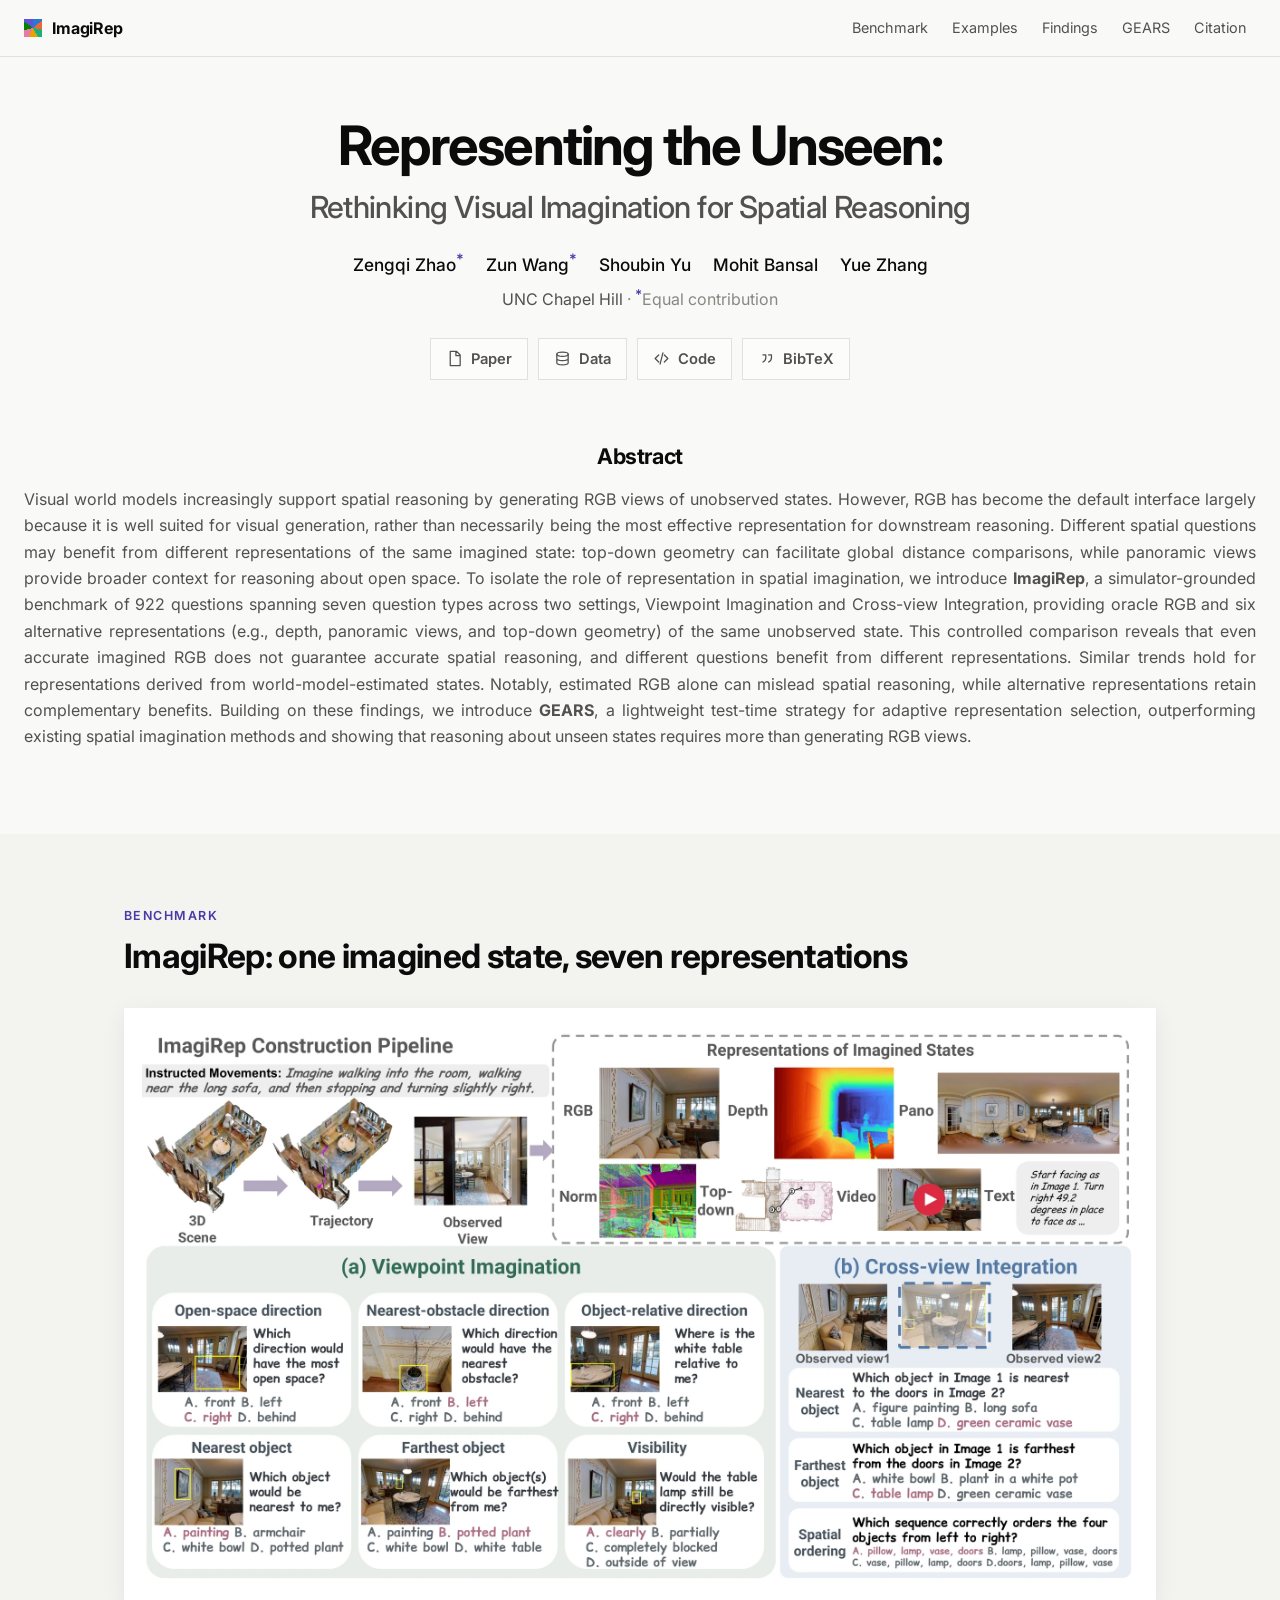
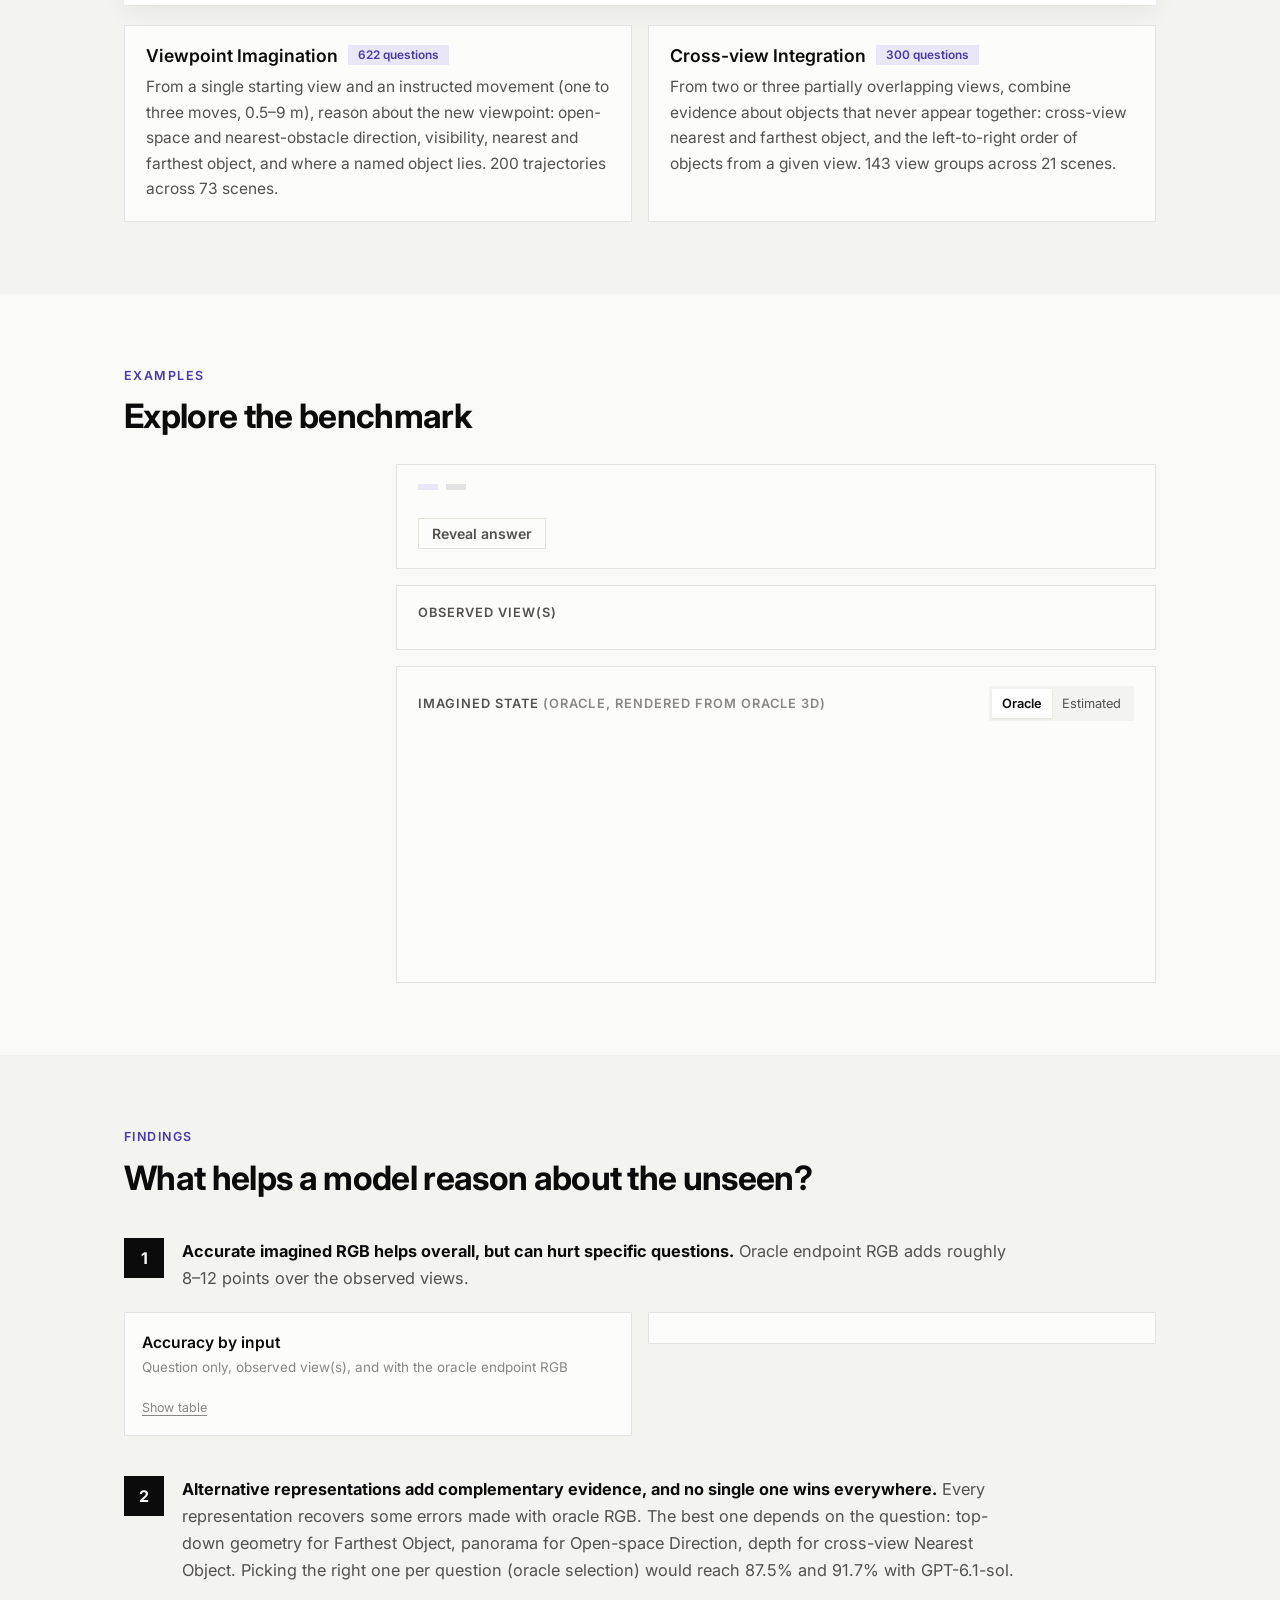
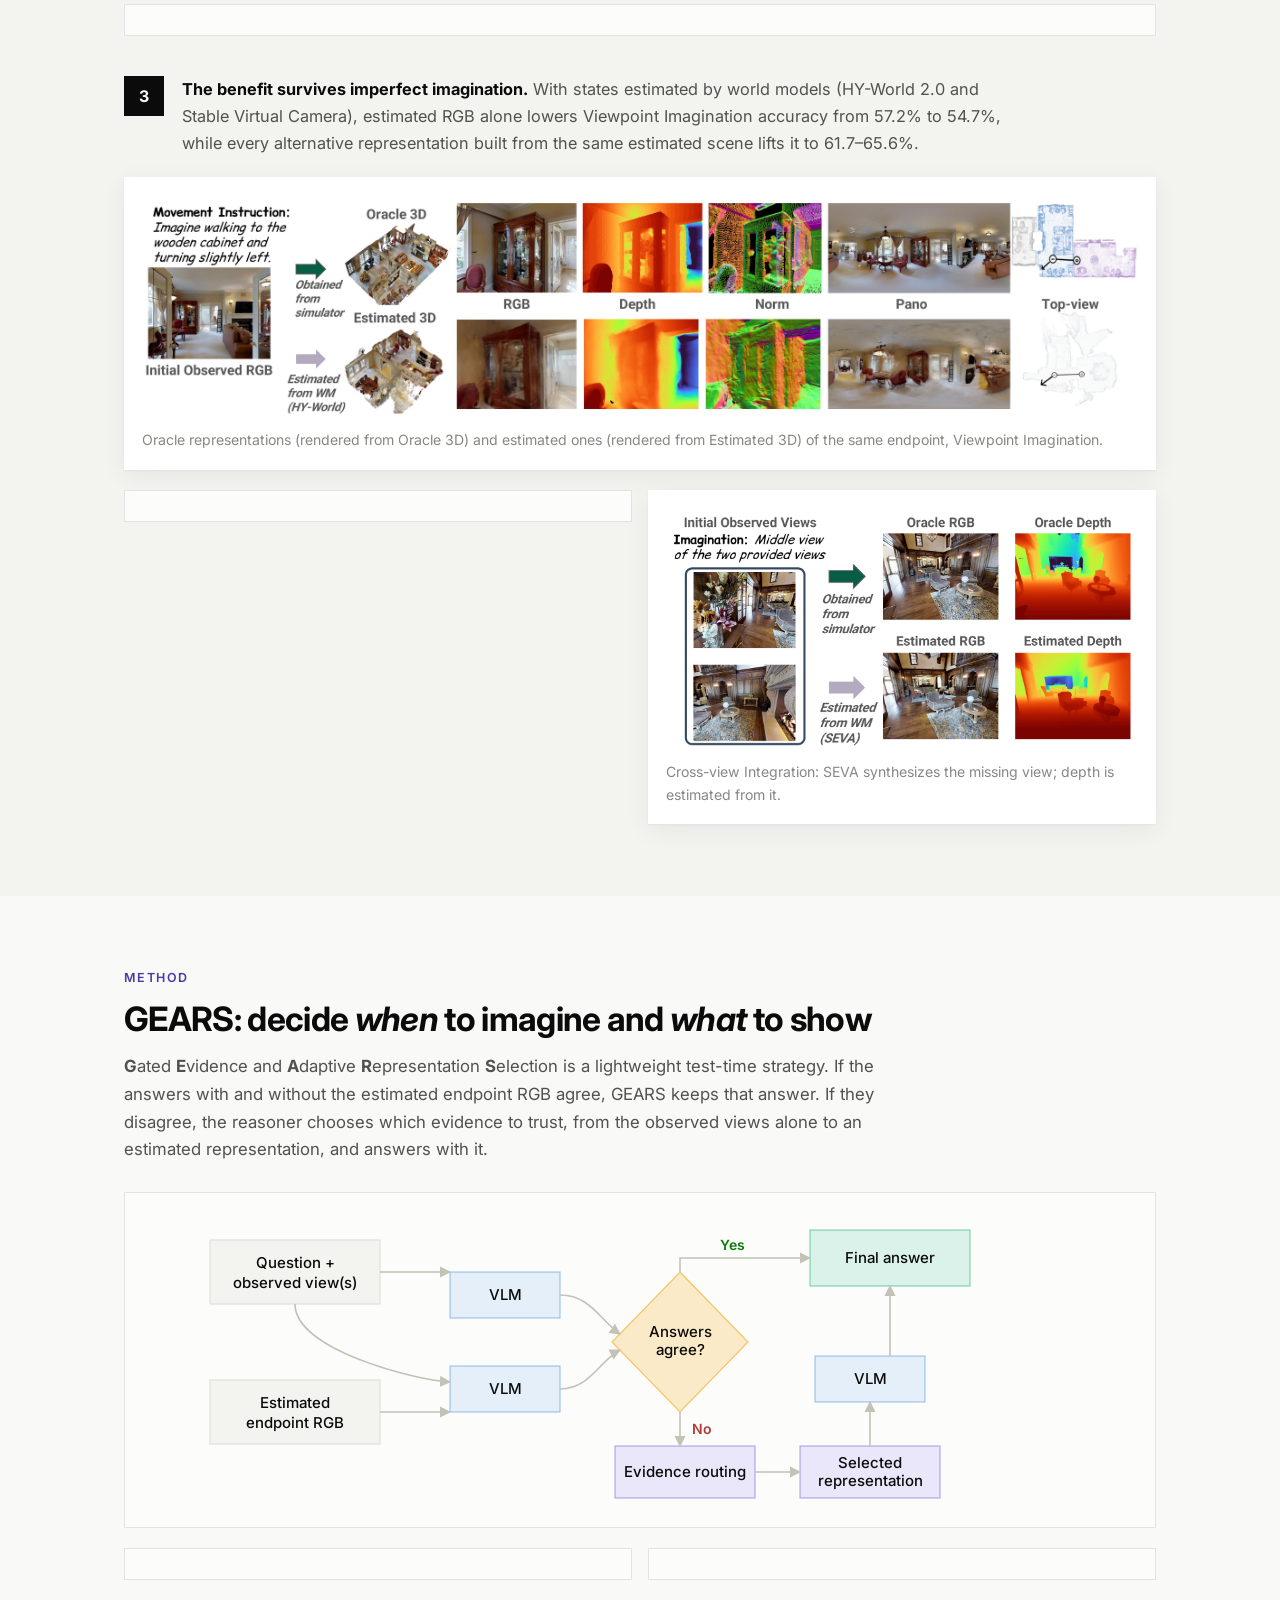
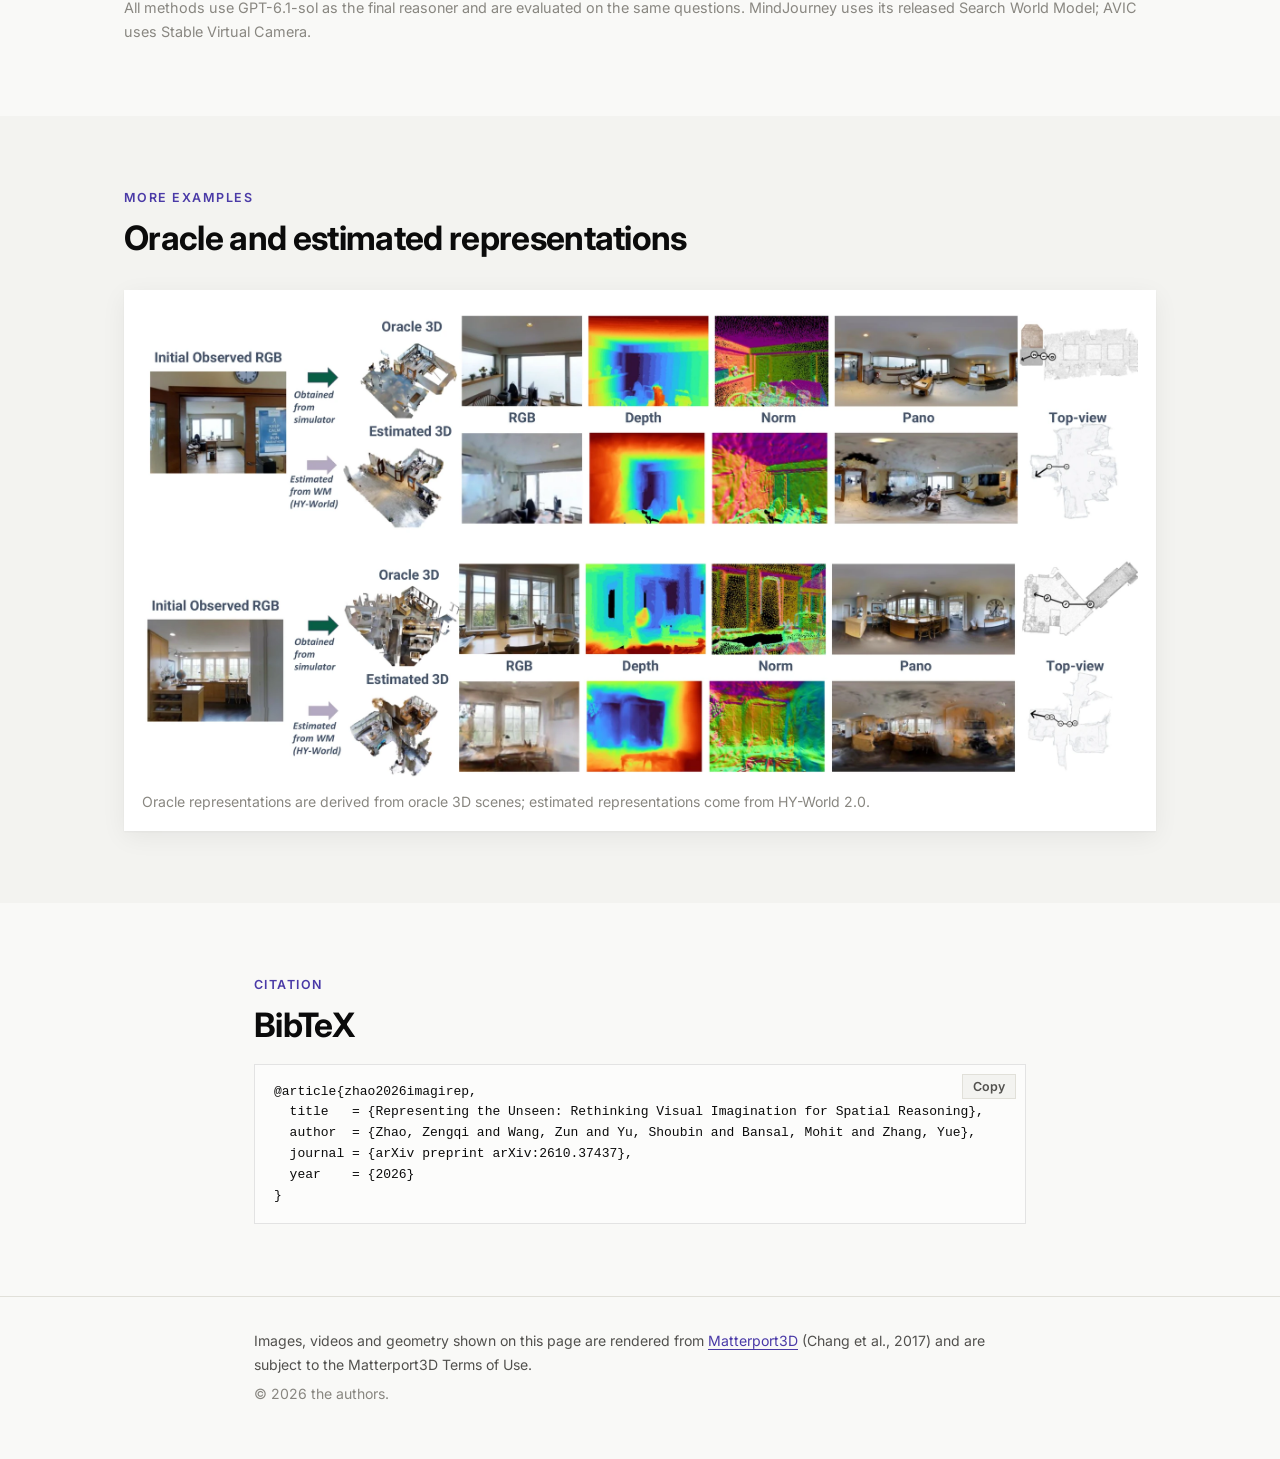
<file: index.src.html>
<!doctype html>
<html lang="en">
<head>
<meta charset="utf-8">
<meta name="viewport" content="width=device-width, initial-scale=1">
<title>ImagiRep: Representing the Unseen</title>
<meta name="description" content="Representing the Unseen: Rethinking Visual Imagination for Spatial Reasoning. ImagiRep is a controlled benchmark of 922 spatial questions with oracle RGB and six alternative representations of the same unobserved state; GEARS selects imagined evidence at test time.">
<meta property="og:title" content="Representing the Unseen: Rethinking Visual Imagination for Spatial Reasoning">
<meta property="og:description" content="Which representation of an imagined state helps spatial reasoning? ImagiRep benchmark and the GEARS test-time strategy.">
<meta property="og:image" content="https://imagirep.github.io/static/fig/og.jpg">
<meta property="og:url" content="https://imagirep.github.io/">
<meta name="twitter:card" content="summary_large_image">
<link rel="icon" href="static/img/favicon.svg" type="image/svg+xml">
<link rel="preconnect" href="https://fonts.googleapis.com">
<link rel="preconnect" href="https://fonts.gstatic.com" crossorigin>
<link href="https://fonts.googleapis.com/css2?family=Inter:wght@400;500;600;700&family=Roboto:wght@400;500;700&family=Comic+Relief:wght@400;700&display=swap" rel="stylesheet">
<link rel="stylesheet" href="static/css/style.css">
</head>
<body>
<a class="skip" href="#main">Skip to content</a>

<header class="topbar">
  <div class="topbar-inner">
    <a class="brand" href="#top"><span class="brand-mark" aria-hidden="true"></span>ImagiRep</a>
    <nav class="toc" aria-label="Sections">
      <a href="#benchmark">Benchmark</a>
      <a href="#explorer">Examples</a>
      <a href="#findings">Findings</a>
      <a href="#gears">GEARS</a>
      <a href="#citation">Citation</a>
    </nav>
  </div>
</header>

<main id="main">
<section class="hero" id="top">
  <div class="wrap">
    <h1>Representing the Unseen:<br><span>Rethinking Visual Imagination for Spatial Reasoning</span></h1>
    <p class="authors">
      <span>Zengqi Zhao<sup>*</sup></span><span>Zun Wang<sup>*</sup></span><span>Shoubin Yu</span><span>Mohit Bansal</span><span>Yue Zhang</span>
    </p>
    <p class="affil">UNC Chapel Hill <span class="muted">&middot; <sup>*</sup>Equal contribution</span></p>
    <div class="links">
      <a class="btn" href="https://arxiv.org/abs/2610.37437"><svg viewBox="0 0 24 24" aria-hidden="true"><path d="M6 2h9l5 5v15H6z M14 2v6h6"/></svg>Paper</a>
      <a class="btn" href="https://huggingface.co/datasets/Imagirep/ImagiRep"><svg viewBox="0 0 24 24" aria-hidden="true"><ellipse cx="12" cy="6" rx="8" ry="3"/><path d="M4 6v12c0 1.7 3.6 3 8 3s8-1.3 8-3V6 M4 12c0 1.7 3.6 3 8 3s8-1.3 8-3"/></svg>Data</a>
      <a class="btn" href="https://github.com/Imagirep/ImagiRep"><svg viewBox="0 0 24 24" aria-hidden="true"><path d="m8 7-5 5 5 5 M16 7l5 5-5 5 M14 4l-4 16"/></svg>Code</a>
      <a class="btn" href="#citation"><svg viewBox="0 0 24 24" aria-hidden="true"><path d="M7 7h4v4c0 3-2 5-4 6 M15 7h4v4c0 3-2 5-4 6"/></svg>BibTeX</a>
    </div>
  </div>
</section>

<section class="abstract" aria-labelledby="abs-h">
  <div class="wrap wide">
    <h2 id="abs-h">Abstract</h2>
    <p>Visual world models increasingly support spatial reasoning by generating RGB views of unobserved states. However, RGB has become
      the default interface largely because it is well suited for visual generation, rather than necessarily being the most effective
      representation for downstream reasoning. Different spatial questions may benefit from different representations of the same
      imagined state: top-down geometry can facilitate global distance comparisons, while panoramic views provide broader context for
      reasoning about open space. To isolate the role of representation in spatial imagination, we introduce <strong>ImagiRep</strong>,
      a simulator-grounded benchmark of 922 questions spanning seven question types across two settings, Viewpoint Imagination and
      Cross-view Integration, providing oracle RGB and six alternative representations (e.g., depth, panoramic views, and top-down
      geometry) of the same unobserved state. This controlled comparison reveals that even accurate imagined RGB does not guarantee
      accurate spatial reasoning, and different questions benefit from different representations. Similar trends hold for
      representations derived from world-model-estimated states. Notably, estimated RGB alone can mislead spatial reasoning, while
      alternative representations retain complementary benefits. Building on these findings, we introduce <strong>GEARS</strong>, a
      lightweight test-time strategy for adaptive representation selection, outperforming existing spatial imagination methods and
      showing that reasoning about unseen states requires more than generating RGB views.</p>
  </div>
</section>

<section class="teaser-sec" aria-label="Overview figure">
  <div class="wrap wide teaser-wrap">
    <!--TEASER-->
  </div>
</section>

<section id="benchmark" class="band">
  <div class="wrap">
    <p class="eyebrow">Benchmark</p>
    <h2>ImagiRep: one imagined state, seven representations</h2>
    <figure class="fig">
      <img src="static/fig/benchmark.webp" alt="ImagiRep construction pipeline, the seven representations of an imagined state, and example questions for both settings" loading="lazy" width="2200" height="1238">
    </figure>
    <div class="cards two">
      <article class="card">
        <h3>Viewpoint Imagination <span class="pill">622 questions</span></h3>
        <p>From a single starting view and an instructed movement (one to three moves, 0.5&ndash;9&nbsp;m), reason about the new
          viewpoint: open-space and nearest-obstacle direction, visibility, nearest and farthest object, and where a named object lies.
          200 trajectories across 73 scenes.</p>
      </article>
      <article class="card">
        <h3>Cross-view Integration <span class="pill">300 questions</span></h3>
        <p>From two or three partially overlapping views, combine evidence about objects that never appear together: cross-view
          nearest and farthest object, and the left-to-right order of objects from a given view. 143 view groups across 21 scenes.</p>
      </article>
    </div>
  </div>
</section>

<section id="explorer">
  <div class="wrap">
    <p class="eyebrow">Examples</p>
    <h2>Explore the benchmark</h2>
    <div class="explorer" id="ex">
      <div class="ex-picker" role="tablist" aria-label="Example questions" id="ex-picker"></div>
      <div class="ex-main">
        <div class="ex-q">
          <div class="ex-meta"><span class="pill" id="ex-setting"></span><span class="pill soft" id="ex-type"></span></div>
          <p class="ex-question" id="ex-question"></p>
          <div class="ex-options" id="ex-options" aria-label="Answer options"></div>
          <div class="ex-actions"><button class="btn small" type="button" id="ex-reveal">Reveal answer</button><span id="ex-verdict" aria-live="polite"></span></div>
        </div>
        <div class="ex-observed">
          <h4>Observed view(s)</h4>
          <div class="ex-strip" id="ex-observed"></div>
        </div>
        <div class="ex-imagined">
          <div class="ex-imagined-head">
            <h4>Imagined state <span class="muted" id="ex-src-note">(oracle, rendered from Oracle 3D)</span></h4>
            <div class="seg" role="group" aria-label="Oracle or estimated imagined state" id="ex-src"><button type="button" data-src="oracle" aria-pressed="true">Oracle</button><button type="button" data-src="est" aria-pressed="false">Estimated</button></div>
          </div>
          <div class="ex-tabs" role="tablist" aria-label="Representation" id="ex-tabs"></div>
          <div class="ex-panel" id="ex-panel" role="tabpanel"></div>
        </div>
      </div>
    </div>
  </div>
</section>

<section id="findings" class="band">
  <div class="wrap">
    <p class="eyebrow">Findings</p>
    <h2>What helps a model reason about the unseen?</h2>

    <article class="finding" id="f1">
      <div class="finding-head"><span class="fnum">1</span>
        <p><strong>Accurate imagined RGB helps overall, but can hurt specific questions.</strong> Oracle endpoint RGB adds roughly 8&ndash;12
          points over the observed views.</p></div>
      <div class="viz-grid">
        <div class="viz" id="viz-inputs"></div>
        <div class="viz" id="viz-pertype"></div>
      </div>
    </article>

    <article class="finding" id="f2">
      <div class="finding-head"><span class="fnum">2</span>
        <p><strong>Alternative representations add complementary evidence, and no single one wins everywhere.</strong> Every
          representation recovers some errors made with oracle RGB. The best one depends on the question: top-down geometry for
          Farthest Object, panorama for Open-space Direction, depth for cross-view Nearest Object. Picking the right one per question
          (oracle selection) would reach 87.5% and 91.7% with GPT-6.1-sol.</p></div>
      <div class="viz" id="viz-heat"></div>
    </article>

    <article class="finding" id="f3">
      <div class="finding-head"><span class="fnum">3</span>
        <p><strong>The benefit survives imperfect imagination.</strong> With states estimated by world models (HY-World 2.0 and Stable
          Virtual Camera), estimated RGB alone lowers Viewpoint Imagination accuracy from 57.2% to 54.7%, while every alternative
          representation built from the same estimated scene lifts it to 61.7&ndash;65.6%.</p></div>
      <figure class="fig compare" id="cmp">
        <img src="static/fig/vis_obs.webp" alt="Oracle versus estimated representations for Viewpoint Imagination" loading="lazy" width="2200" height="494">
        <figcaption>Oracle representations (rendered from Oracle 3D) and estimated ones (rendered from Estimated 3D) of the
          same endpoint, Viewpoint Imagination.</figcaption>
      </figure>
      <div class="viz-grid">
        <div class="viz" id="viz-est"></div>
        <figure class="fig small">
          <img src="static/fig/cross_estimation.webp" alt="Oracle versus estimated RGB and depth for Cross-view Integration" loading="lazy" width="1400" height="719">
          <figcaption>Cross-view Integration: SEVA synthesizes the missing view; depth is estimated from it.</figcaption>
        </figure>
      </div>
    </article>
  </div>
</section>

<section id="gears">
  <div class="wrap">
    <p class="eyebrow">Method</p>
    <h2>GEARS: decide <em>when</em> to imagine and <em>what</em> to show</h2>
    <p class="intro"><strong>G</strong>ated <strong>E</strong>vidence and <strong>A</strong>daptive <strong>R</strong>epresentation
      <strong>S</strong>election is a lightweight test-time strategy. If the answers with and without the estimated endpoint RGB agree,
      GEARS keeps that answer. If they disagree, the reasoner chooses which evidence to trust, from the observed views alone to an
      estimated representation, and answers with it.</p>
    <div class="flow" id="flow" aria-label="GEARS pipeline">
      <svg viewBox="0 0 880 300" role="img" aria-labelledby="flow-t">
        <title id="flow-t">GEARS: two answers are compared; if they agree the answer is returned, otherwise evidence routing selects a representation and the model answers again.</title>
        <defs><marker id="fa" viewBox="0 0 10 10" refX="9" refY="5" markerWidth="7" markerHeight="7" orient="auto-start-reverse"><path d="M0,0 L10,5 L0,10 z"/></marker></defs>
        <g class="fn in" data-k="1"><rect x="10" y="30" width="170" height="64"/><text x="95" y="58">Question +</text><text x="95" y="78">observed view(s)</text></g>
        <g class="fn in" data-k="1"><rect x="10" y="170" width="170" height="64"/><text x="95" y="198">Estimated</text><text x="95" y="218">endpoint RGB</text></g>
        <g class="fn vlm" data-k="2"><rect x="250" y="62" width="110" height="46"/><text x="305" y="90">VLM</text></g>
        <g class="fn vlm" data-k="2"><rect x="250" y="156" width="110" height="46"/><text x="305" y="184">VLM</text></g>
        <g class="fn gate" data-k="3"><path d="M480,62 L548,132 L480,202 L412,132 Z"/><text x="480" y="127">Answers</text><text x="480" y="145">agree?</text></g>
        <g class="fn route" data-k="4"><rect x="415" y="236" width="140" height="52"/><text x="485" y="267">Evidence routing</text></g>
        <g class="fn route" data-k="5"><rect x="600" y="236" width="140" height="52"/><text x="670" y="258">Selected</text><text x="670" y="276">representation</text></g>
        <g class="fn vlm" data-k="6"><rect x="615" y="146" width="110" height="46"/><text x="670" y="174">VLM</text></g>
        <g class="fn out" data-k="7"><rect x="610" y="20" width="160" height="56"/><text x="690" y="53">Final answer</text></g>
        <g class="fe">
          <path data-k="2" d="M180,62 H250"/><path data-k="2" d="M180,90 C215,90 215,85 250,85" class="faint"/>
          <path data-k="2" d="M180,202 H250"/><path data-k="2" d="M95,94 C95,140 215,170 250,172"/>
          <path data-k="3" d="M360,85 C390,85 400,110 420,124"/><path data-k="3" d="M360,179 C390,179 400,150 420,140"/>
          <path data-k="7" d="M480,62 V48 H610" class="yes"/>
          <path data-k="4" d="M480,202 V236" class="no"/>
          <path data-k="5" d="M555,262 H600"/>
          <path data-k="6" d="M670,236 V192"/>
          <path data-k="7" d="M690,146 V76"/>
        </g>
        <text class="flabel yes" data-k="7" x="520" y="40">Yes</text>
        <text class="flabel no" data-k="4" x="492" y="224">No</text>
      </svg>
    </div>
    <div class="viz-grid">
      <div class="viz" id="viz-methods"></div>
      <div class="viz" id="viz-ablation"></div>
    </div>
    <p class="note">All methods use GPT-6.1-sol as the final reasoner and are evaluated on the same questions. MindJourney uses its released
      Search World Model; AVIC uses Stable Virtual Camera.</p>
  </div>
</section>

<section id="more" class="band">
  <div class="wrap">
    <p class="eyebrow">More examples</p>
    <h2>Oracle and estimated representations</h2>
    <figure class="fig">
      <img src="static/fig/vis_more2.webp" alt="More examples of oracle and estimated spatial representations" loading="lazy" width="2200" height="1042">
      <figcaption>Oracle representations are derived from oracle 3D scenes; estimated representations come from HY-World 2.0.</figcaption>
    </figure>
  </div>
</section>

<section id="citation">
  <div class="wrap narrow">
    <p class="eyebrow">Citation</p>
    <h2>BibTeX</h2>
    <div class="bib"><button class="copy" type="button" aria-label="Copy BibTeX">Copy</button><pre><code id="bibtex">@article{zhao2026imagirep,
  title   = {Representing the Unseen: Rethinking Visual Imagination for Spatial Reasoning},
  author  = {Zhao, Zengqi and Wang, Zun and Yu, Shoubin and Bansal, Mohit and Zhang, Yue},
  journal = {arXiv preprint arXiv:2610.37437},
  year    = {2026}
}</code></pre></div>
  </div>
</section>
</main>

<footer class="footer">
  <div class="wrap narrow">
    <p>Images, videos and geometry shown on this page are rendered from <a href="https://niessner.github.io/Matterport/">Matterport3D</a>
      (Chang et al., 2017) and are subject to the Matterport3D Terms of Use.</p>
    <p class="muted">&copy; 2026 the authors.</p>
  </div>
</footer>

<div class="tooltip" id="tooltip" role="tooltip" hidden></div>
<!--DATA-->
<script src="static/js/charts.js"></script>
<script src="static/js/explorer.js"></script>
<script src="static/js/teaser.js"></script>
<script src="static/js/main.js"></script>
</body>
</html>
</file>
<file: static/css/style.css>
/* ImagiRep project page */
:root {
  /* dark by default; light only when the system asks for it */
  color-scheme: dark;
  --bg: #0d0d0d; --surface: #1a1a19; --surface-2: #202020; --band: #141413;
  --ink: #f0efec; --ink-2: #c3c2b7; --muted: #898781; --line: #2c2c2a; --axis: #383835; --ring: rgba(255,255,255,.10);
  --accent: #9085e9; --accent-ink: #b3abf2;
  --rep-rgb: #9085e9; --rep-topdown: #3987e5; --rep-text: #d95926; --rep-video: #199e70; --rep-depth: #c98500;
  --rep-normals: #d55181; --rep-panorama: #008300; --rep-observed: #6f6e69;
  --shadow: 0 1px 2px rgba(0,0,0,.4), 0 8px 28px rgba(0,0,0,.35);
  --font: "Inter", system-ui, -apple-system, "Segoe UI", sans-serif;
}
@media (prefers-color-scheme: light) {
  :root {
    color-scheme: light;
    --bg: #f9f9f7;
    --surface: #fcfcfb;
    --surface-2: #ffffff;
    --band: #f3f3f0;
    --ink: #0b0b0b;
    --ink-2: #52514e;
    --muted: #898781;
    --line: #e1e0d9;
    --axis: #c3c2b7;
    --ring: rgba(11, 11, 11, 0.10);
    --accent: #6250d6;
    --accent-ink: #4a3aa7;
    --rep-rgb: #6250d6;
    --rep-topdown: #2a78d6;
    --rep-text: #eb6834;
    --rep-video: #1baf7a;
    --rep-depth: #eda100;
    --rep-normals: #e87ba4;
    --rep-panorama: #008300;
    --rep-observed: #a3a19a;
    --shadow: 0 1px 2px rgba(0,0,0,.04), 0 6px 24px rgba(0,0,0,.06);
  }
}

* { box-sizing: border-box; }
html { scroll-behavior: smooth; scroll-padding-top: 72px; }
@media (prefers-reduced-motion: reduce) { html { scroll-behavior: auto; } }
body { margin: 0; background: var(--bg); color: var(--ink); font: 16px/1.65 var(--font); -webkit-font-smoothing: antialiased; }
img, video { max-width: 100%; display: block; }
a { color: var(--accent-ink); text-underline-offset: 3px; }
h1, h2, h3, h4 { line-height: 1.2; margin: 0; }
h2 { font-size: clamp(1.5rem, 1.1rem + 1.4vw, 2.1rem); letter-spacing: -0.02em; font-weight: 700; }
h3 { font-size: 1.1rem; font-weight: 600; }
h4 { font-size: .8rem; text-transform: uppercase; letter-spacing: .08em; color: var(--ink-2); font-weight: 600; margin-bottom: .6rem; }
p { margin: 0; }
.muted { color: var(--muted); }
.skip { position: absolute; left: -999px; }
.skip:focus { left: 16px; top: 8px; z-index: 100; background: var(--surface-2); padding: 8px 12px; }
:focus-visible { outline: 2px solid var(--accent); outline-offset: 2px; }

.wrap { max-width: 1080px; margin: 0 auto; padding: 0 24px; }
.wrap.wide { max-width: 1280px; }
.wrap.narrow { max-width: 820px; }
section { padding: 72px 0; }
section.band { background: var(--band); }
.eyebrow { font-size: .78rem; font-weight: 600; letter-spacing: .12em; text-transform: uppercase; color: var(--accent-ink); margin-bottom: .6rem; }
.intro { color: var(--ink-2); max-width: 760px; margin-top: .9rem; font-size: 1.05rem; }
.note { color: var(--muted); font-size: .9rem; margin-top: 1rem; }

/* top bar */
.topbar { position: sticky; top: 0; z-index: 50; background: color-mix(in srgb, var(--bg) 82%, transparent); backdrop-filter: saturate(1.4) blur(10px); border-bottom: 1px solid var(--line); }
.topbar-inner { max-width: 1280px; margin: 0 auto; padding: 10px 24px; display: flex; align-items: center; gap: 24px; }
.brand { display: flex; align-items: center; gap: 10px; font-weight: 700; color: var(--ink); text-decoration: none; letter-spacing: -0.01em; }
.brand-mark { width: 18px; height: 18px; background: conic-gradient(var(--rep-topdown) 0 14%, var(--rep-text) 0 28%, var(--rep-video) 0 42%, var(--rep-depth) 0 57%, var(--rep-normals) 0 71%, var(--rep-panorama) 0 85%, var(--rep-rgb) 0); }
.toc { display: flex; gap: 4px; margin-left: auto; }
.toc a { color: var(--ink-2); text-decoration: none; font-size: .9rem; padding: 6px 10px; }
.toc a:hover, .toc a.active { color: var(--ink); background: var(--ring); }

/* hero */
.hero { padding: 56px 0 40px; text-align: center; }
.hero h1 { font-size: clamp(2rem, 1.2rem + 3.4vw, 3.4rem); letter-spacing: -0.035em; font-weight: 700; }
.hero h1 span { display: block; font-size: .56em; font-weight: 500; letter-spacing: -0.02em; color: var(--ink-2); margin-top: .35em; }
.authors { margin-top: 1.6rem; display: flex; flex-wrap: wrap; justify-content: center; align-items: baseline; gap: 6px 22px; font-size: 1.08rem; font-weight: 500; }
.authors sup, .affil sup { color: var(--accent-ink); font-weight: 600; line-height: 0; }   /* the * must not push its name down */
.affil { margin-top: .4rem; color: var(--ink-2); }
.links { margin-top: 1.6rem; display: flex; flex-wrap: wrap; gap: 10px; justify-content: center; }
.btn { display: inline-flex; align-items: center; gap: 8px; padding: 9px 16px; background: var(--surface); color: var(--ink-2); box-shadow: inset 0 0 0 1px var(--line); text-decoration: none; font-weight: 600; font-size: .92rem; border: 0; cursor: pointer; font-family: inherit; }
.btn svg { width: 17px; height: 17px; fill: none; stroke: currentColor; stroke-width: 1.8; stroke-linecap: round; stroke-linejoin: round; }
.btn:hover { color: var(--ink); box-shadow: inset 0 0 0 1px var(--axis); }
.btn[aria-disabled="true"] { cursor: default; }
.btn[aria-disabled="true"]:hover { color: var(--ink-2); box-shadow: inset 0 0 0 1px var(--line); }
.btn .soon { font-size: .68rem; font-weight: 600; text-transform: uppercase; letter-spacing: .06em; color: var(--muted); }
.btn.small { padding: 7px 14px; font-size: .88rem; }
.teaser-sec { padding: 4px 0 8px; }

.abstract { padding-top: 24px; }
.abstract h2 { font-size: 1.35rem; margin-bottom: 1rem; text-align: center; }
.abstract p { color: var(--ink-2); text-align: justify; hyphens: auto; }

/* figures, cards */
.fig { margin: 32px 0 0; background: var(--surface-2); box-shadow: var(--shadow); padding: 18px; }
.fig img { width: 100%; height: auto; filter: brightness(.94); }
.fig figcaption { color: var(--muted); font-size: .88rem; margin-top: 10px; }
.fig.small { margin: 0; }
.cards.two { display: grid; grid-template-columns: 1fr 1fr; gap: 16px; margin-top: 20px; }
.card { background: var(--surface); box-shadow: inset 0 0 0 1px var(--ring); padding: 20px 22px; }
.card h3 { display: flex; align-items: center; gap: 10px; flex-wrap: wrap; margin-bottom: .5rem; }
.card p { color: var(--ink-2); font-size: .97rem; }
.pill { display: inline-block; font-size: .74rem; font-weight: 600; padding: 3px 10px; background: color-mix(in srgb, var(--accent) 13%, transparent); color: var(--accent-ink); }
.pill.soft { background: var(--ring); color: var(--ink-2); }
[data-rep="rgb"] { --c: var(--rep-rgb); } [data-rep="topdown"] { --c: var(--rep-topdown); } [data-rep="text"] { --c: var(--rep-text); }
[data-rep="video"] { --c: var(--rep-video); } [data-rep="depth"] { --c: var(--rep-depth); } [data-rep="normals"] { --c: var(--rep-normals); }
[data-rep="panorama"] { --c: var(--rep-panorama); } [data-rep="observed"] { --c: var(--rep-observed); }

/* ---------- teaser ---------- */
.teaser { position: relative; width: 100%; aspect-ratio: 720 / 405; container-type: inline-size; background: #fff; box-shadow: var(--shadow); overflow: hidden; --tz-hand: "Comic Relief", "Comic Sans MS", cursive; --tz-sans: "Roboto", "Inter", sans-serif; color: #222; }
.teaser * { --u: calc(100cqw / 720); }
.tz { position: absolute; display: flex; flex-direction: column; margin: 0; font-family: var(--tz-sans); transform-origin: center; }
img.tz { object-fit: contain; }
.tz-txt { padding: calc(var(--u) * 3.6) calc(var(--u) * 5); }
.tz-txt p { margin: 0; line-height: 1.12; white-space: pre-wrap; }
.tz-txt p.tz-gap { height: calc(var(--u) * 6); }
.tz svg { width: 100%; height: 100%; display: block; }
.tz-scene { z-index: 0; mix-blend-mode: multiply; pointer-events: none; }
.tz-scene img { position: absolute; inset: 0; width: 100%; height: 100%; object-fit: contain; }
.tz-overlay { position: absolute; inset: 0; width: 100%; height: 100%; pointer-events: none; overflow: visible; z-index: 3; }
.tz-box, .tz-arrow { fill: none; stroke-width: 1.6; stroke-linejoin: round; stroke-linecap: round; }
.tz-arrow { stroke-width: 1.5; }
.tz-54 { z-index: 0; }
/* looping clips in place of stacked frames */
.tz-clip { overflow: hidden; border-radius: calc(var(--u) * 2.5); box-shadow: 0 calc(var(--u) * .8) calc(var(--u) * 2.4) rgba(0,0,0,.18); background: #ddd; }
.tz-clip img { width: 100%; height: 100%; object-fit: cover; display: block; }
/* step-by-step reveal (static/js/teaser.js); without JS everything is simply shown */
.teaser.anim [data-step] { opacity: 0; transform: translateY(calc(var(--u) * 4)); transition: opacity .5s ease, transform .5s ease, stroke-dashoffset .7s ease; }
.teaser.anim [data-step].on { opacity: 1; transform: none; }
.teaser.anim path[data-step] { transform: none; stroke-dasharray: var(--len); stroke-dashoffset: var(--len); }
.teaser.anim path[data-step].on { stroke-dashoffset: 0; }

/* ---------- explorer ---------- */
.explorer { margin-top: 28px; display: grid; grid-template-columns: 252px 1fr; gap: 20px; align-items: start; }
.ex-picker { display: flex; flex-direction: column; gap: 4px; position: sticky; top: 76px; max-height: calc(100vh - 96px); overflow: auto; padding-right: 4px; scrollbar-width: thin; gap: 2px; }
.ex-group { font-size: .78rem; text-transform: uppercase; letter-spacing: .08em; color: var(--ink); font-weight: 800; margin: 10px 0 4px 8px; }
.ex-pick { text-align: left; border: 0; background: transparent; color: var(--ink-2); font: inherit; font-size: .86rem; padding: 5px 10px; white-space: nowrap; cursor: pointer; display: flex; justify-content: space-between; gap: 8px; }
.ex-pick small { color: var(--muted); font-size: .76rem; }
.ex-pick:hover { background: var(--ring); color: var(--ink); }
.ex-pick[aria-selected="true"] { background: var(--surface); color: var(--ink); box-shadow: inset 0 0 0 1px var(--ring), var(--shadow); font-weight: 600; }
.ex-main { display: grid; gap: 16px; min-width: 0; }
.ex-q, .ex-observed, .ex-imagined { background: var(--surface); box-shadow: inset 0 0 0 1px var(--ring); padding: 20px 22px; min-width: 0; }
.ex-meta { display: flex; gap: 8px; align-items: center; flex-wrap: wrap; }
.ex-question { font-size: 1.08rem; font-weight: 500; margin: 12px 0 14px; }
.ex-options { display: grid; grid-template-columns: repeat(2, minmax(0, 1fr)); gap: 8px; }
.ex-opt { text-align: left; font: inherit; font-size: .95rem; color: var(--ink); background: var(--surface-2); border: 1px solid var(--line); padding: 9px 12px; display: flex; gap: 10px; align-items: baseline; }
.ex-opt b { color: var(--muted); }
.ex-opt.gold { border-color: #0ca30c; box-shadow: 0 0 0 1px #0ca30c; }
.ex-opt.gold b::after { content: " \2713"; color: #0ca30c; }
.ex-actions { display: flex; align-items: center; gap: 14px; margin-top: 14px; color: var(--ink-2); font-size: .92rem; }
.ex-strip { display: flex; gap: 10px; overflow-x: auto; }
.ex-strip figure { margin: 0; flex: 0 1 calc(50% - 5px); min-width: 200px; }
.ex-strip img { width: 100%; aspect-ratio: 4 / 3; object-fit: cover; background: var(--band); }
.ex-strip figcaption, .ex-panel figcaption { font-size: .78rem; color: var(--muted); margin-top: 5px; }
.ex-tabs { display: flex; flex-wrap: wrap; gap: 6px; margin-bottom: 12px; }
.ex-tab { font: inherit; font-size: .86rem; display: inline-flex; align-items: center; gap: 7px; padding: 6px 12px 6px 10px; border: 1px solid var(--line); background: var(--surface-2); color: var(--ink-2); cursor: pointer; }
.ex-tab::before { content: ""; width: 10px; height: 10px; background: var(--c); }
.ex-tab[aria-selected="true"] { color: var(--ink); border-color: var(--c); box-shadow: 0 0 0 1px var(--c); font-weight: 600; }
.ex-tab:disabled { opacity: .35; cursor: not-allowed; }
.ex-imagined-head { display: flex; align-items: center; justify-content: space-between; gap: 12px; flex-wrap: wrap; margin-bottom: 10px; }
.ex-imagined-head h4 { margin: 0; }
.ex-panel { min-height: 220px; display: flex; gap: 12px; flex-wrap: wrap; }
.ex-panel figure { margin: 0; flex: 1 1 260px; }
.ex-panel img, .ex-panel video { width: 100%; max-height: 440px; object-fit: contain; background: var(--band); }
.ex-panel .pano img { aspect-ratio: 2 / 1; object-fit: cover; }
.ex-panel pre { white-space: pre-wrap; font: .9rem/1.6 var(--font); background: var(--band); padding: 14px 16px; margin: 0; color: var(--ink); width: 100%; }

/* ---------- findings ---------- */
.finding { margin-top: 40px; }
.finding-head { display: grid; grid-template-columns: 44px 1fr; gap: 14px; align-items: start; max-width: 900px; }
.finding-head p { color: var(--ink-2); font-size: 1.02rem; }
.finding-head strong { color: var(--ink); }
.fnum { width: 40px; height: 40px; display: grid; place-items: center; font-weight: 700; background: var(--ink); color: var(--bg); }
.viz-grid { display: grid; grid-template-columns: 1fr 1fr; gap: 16px; margin-top: 20px; align-items: start; }
.viz { background: var(--surface); box-shadow: inset 0 0 0 1px var(--ring); padding: 18px 18px 14px; min-width: 0; }
.finding > .viz { margin-top: 20px; }
.viz-head { display: flex; align-items: flex-start; gap: 12px; flex-wrap: wrap; margin-bottom: 6px; }
.viz-title { font-weight: 600; font-size: .98rem; }
.viz-sub { color: var(--muted); font-size: .84rem; }
.viz-controls { margin-left: auto; display: flex; gap: 8px; flex-wrap: wrap; }
.seg { display: inline-flex; background: var(--band); padding: 3px; }
.seg button { font: inherit; font-size: .8rem; border: 0; background: transparent; color: var(--ink-2); padding: 4px 10px; cursor: pointer; }
.seg button[aria-pressed="true"] { background: var(--surface-2); color: var(--ink); box-shadow: 0 1px 2px rgba(0,0,0,.08); font-weight: 600; }
.viz svg { width: 100%; height: auto; display: block; overflow: visible; }
.viz .plot { overflow-x: auto; }
.viz text { font-family: var(--font); fill: var(--ink-2); font-size: 12px; }
.viz .t-muted { fill: var(--muted); }
.viz .t-strong { fill: var(--ink); font-weight: 600; }
.viz .grid line { stroke: var(--line); stroke-width: 1; }
.viz .axis line, .viz .axis path { stroke: var(--axis); }
.legend { display: flex; flex-wrap: wrap; gap: 6px 16px; font-size: .8rem; color: var(--ink-2); margin: 6px 0 4px; }
.legend span { display: inline-flex; align-items: center; gap: 6px; }
.legend i { width: 10px; height: 10px; background: var(--c); display: inline-block; }
.legend i.ring { background: transparent; box-shadow: inset 0 0 0 2px var(--c); border-radius: 50%; }
.legend i.line { height: 2px; }
.table-toggle { font: inherit; font-size: .78rem; color: var(--muted); background: none; border: 0; padding: 4px 0; cursor: pointer; text-decoration: underline; text-underline-offset: 3px; margin-top: 6px; }
.table-wrap { overflow-x: auto; max-width: 100%; }
.dtable thead th, .dtable td { white-space: nowrap; }
.dtable tbody th { min-width: 8.5em; }
.dtable { width: 100%; border-collapse: collapse; font-size: .82rem; margin-top: 8px; font-variant-numeric: tabular-nums; }
.dtable th, .dtable td { padding: 5px 6px; text-align: right; border-bottom: 1px solid var(--line); }
.dtable th:first-child, .dtable td:first-child { text-align: left; }
.dtable th { color: var(--muted); font-weight: 600; }
.dtable td.best { font-weight: 700; color: var(--ink); }
.compare { margin-top: 20px; }
.heat-cell { cursor: default; }
.heat-cell rect { stroke: var(--surface); stroke-width: 2; }
.heat-cell.best rect.ring { fill: none; stroke: var(--ink); stroke-width: 1.6; }
.heat-cell text { font-size: 12px; font-variant-numeric: tabular-nums; }

/* tooltip */
.tooltip { position: fixed; z-index: 80; pointer-events: none; background: var(--surface-2); color: var(--ink); box-shadow: var(--shadow), 0 0 0 1px var(--ring); padding: 8px 11px; font-size: .82rem; line-height: 1.45; max-width: 260px; }
.tooltip b { font-weight: 600; }

/* GEARS flow */
.flow { margin-top: 28px; background: var(--surface); box-shadow: inset 0 0 0 1px var(--ring); padding: 18px; }
.flow svg { width: 100%; max-width: 880px; display: block; margin: 0 auto; }
.flow .fn rect, .flow .fn path { stroke-width: 1.2; }
.flow .fn text { font: 500 15px var(--font); text-anchor: middle; fill: var(--ink); }
.flow .in rect { fill: var(--band); stroke: var(--line); }
.flow .vlm rect { fill: color-mix(in srgb, var(--rep-topdown) 12%, var(--surface-2)); stroke: color-mix(in srgb, var(--rep-topdown) 40%, transparent); }
.flow .gate path { fill: color-mix(in srgb, var(--rep-depth) 22%, var(--surface-2)); stroke: color-mix(in srgb, var(--rep-depth) 55%, transparent); }
.flow .route rect { fill: color-mix(in srgb, var(--rep-rgb) 14%, var(--surface-2)); stroke: color-mix(in srgb, var(--rep-rgb) 45%, transparent); }
.flow .out rect { fill: color-mix(in srgb, var(--rep-video) 16%, var(--surface-2)); stroke: color-mix(in srgb, var(--rep-video) 50%, transparent); }
.flow .fe path { fill: none; stroke: var(--axis); stroke-width: 1.6; marker-end: url(#fa); }
.flow .fe path.faint { display: none; }
.flow marker path { fill: var(--axis); }
.flow.anim [data-k] { opacity: 0; transition: opacity .45s ease; }
.flow.anim [data-k].on { opacity: 1; }
.flow .flabel { font: 600 14px var(--font); }
.flow .flabel.yes { fill: #0ca30c; } .flow .flabel.no { fill: #e66767; }
@media (prefers-color-scheme: light) {
  .fig img { filter: none; }
  .flow .flabel.yes { fill: #0a7d0a; } .flow .flabel.no { fill: #b33a3a; }
}

/* bib + footer */
.bib { position: relative; background: var(--surface); box-shadow: inset 0 0 0 1px var(--ring); margin-top: 18px; }
.bib pre { margin: 0; padding: 18px 20px; overflow-x: auto; font: 13px/1.6 "SFMono-Regular", Menlo, "Cascadia Mono", Consolas, "Liberation Mono", monospace; color: var(--ink); }
.copy { position: absolute; top: 10px; right: 10px; font: 600 .78rem var(--font); background: var(--band); color: var(--ink-2); border: 1px solid var(--line); padding: 4px 10px; cursor: pointer; }
.footer { border-top: 1px solid var(--line); padding: 32px 0 48px; color: var(--ink-2); font-size: .88rem; }
.footer p + p { margin-top: 6px; }

/* responsive */
@media (max-width: 900px) {
  .toc { display: none; }
  .cards.two, .viz-grid { grid-template-columns: 1fr; }
  .explorer { grid-template-columns: 1fr; }
  .ex-picker { position: static; flex-direction: row; overflow-x: auto; max-height: none; padding-bottom: 6px; }
  .ex-group { flex: 0 0 auto; align-self: center; margin: 0 2px 0 8px; }
  .ex-pick { flex: 0 0 auto; }
  section { padding: 56px 0; }
}
@media (max-width: 560px) {
  .wrap { padding: 0 16px; }
  .flow { overflow-x: auto; padding: 12px; }
  .flow svg { min-width: 640px; }
  .ex-options { grid-template-columns: 1fr; }
  .fig { padding: 10px; }
}
@media print { .topbar { display: none; } }
</file>
